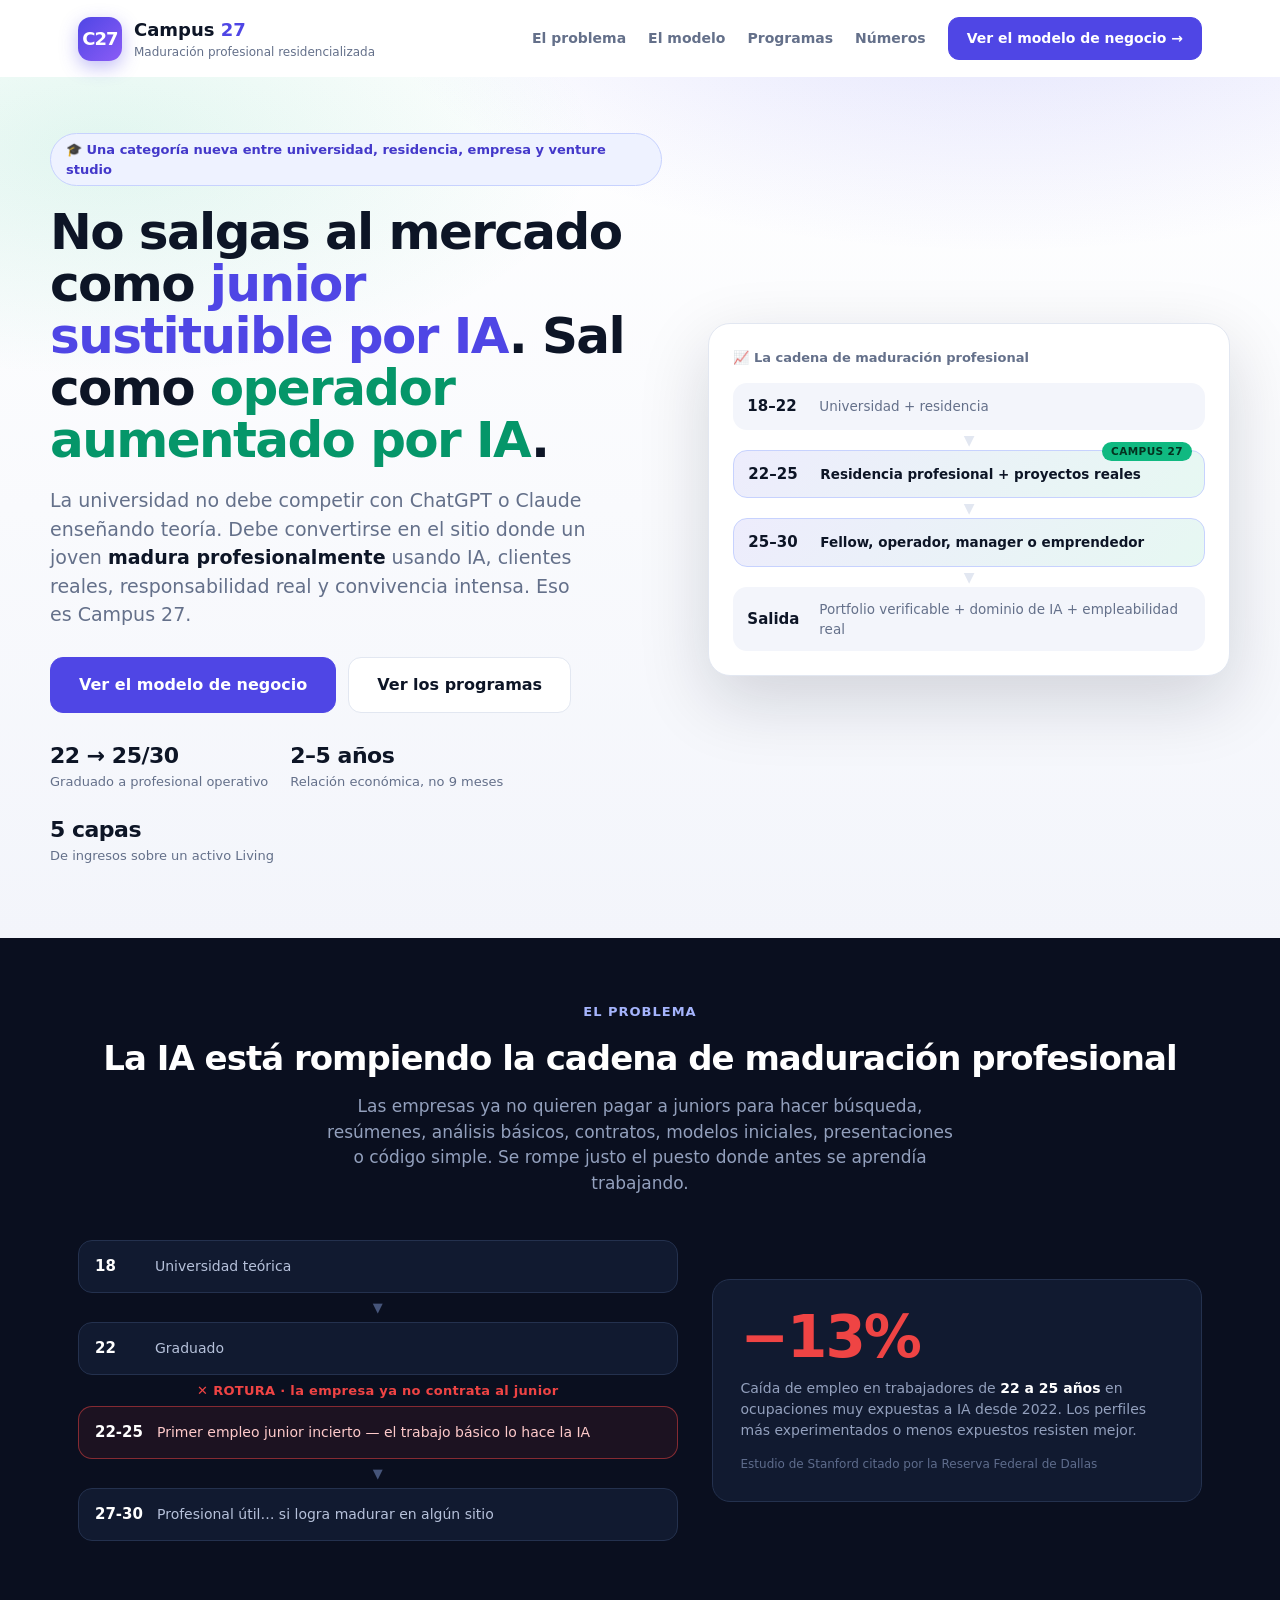
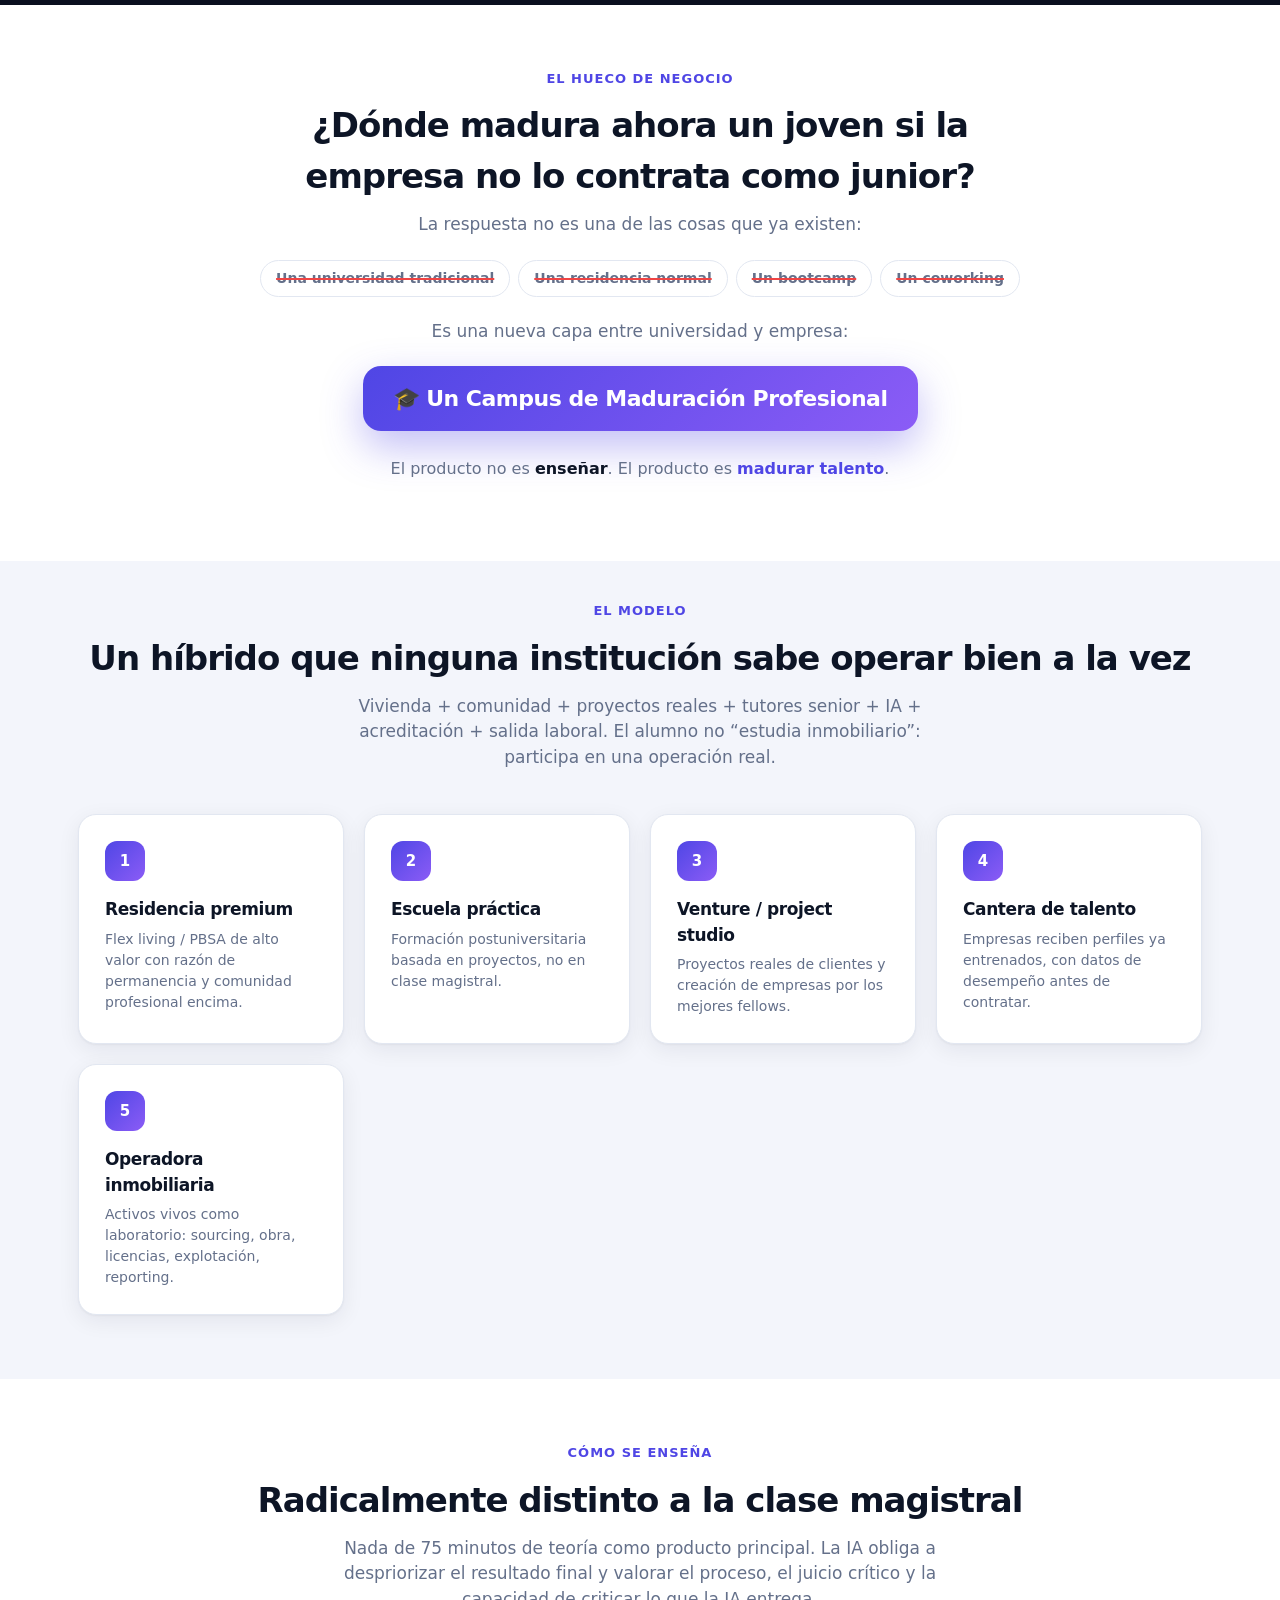
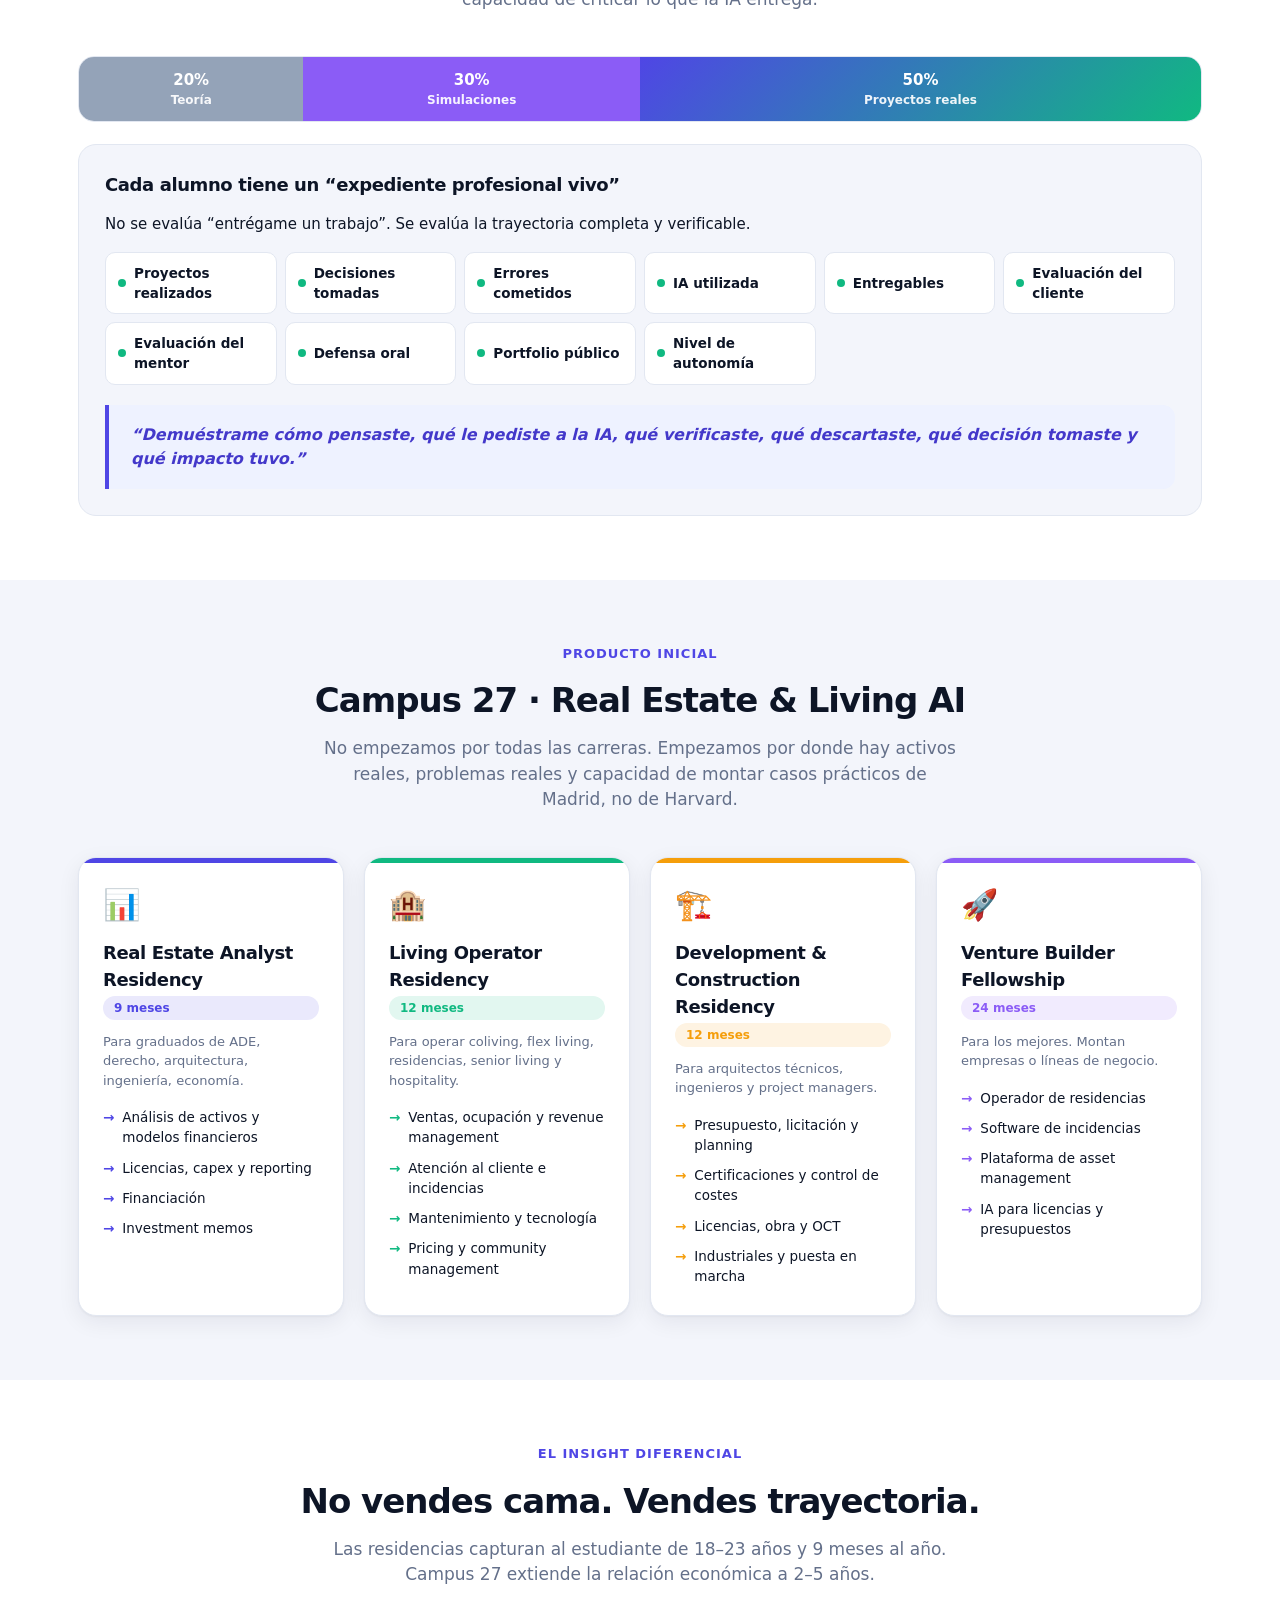
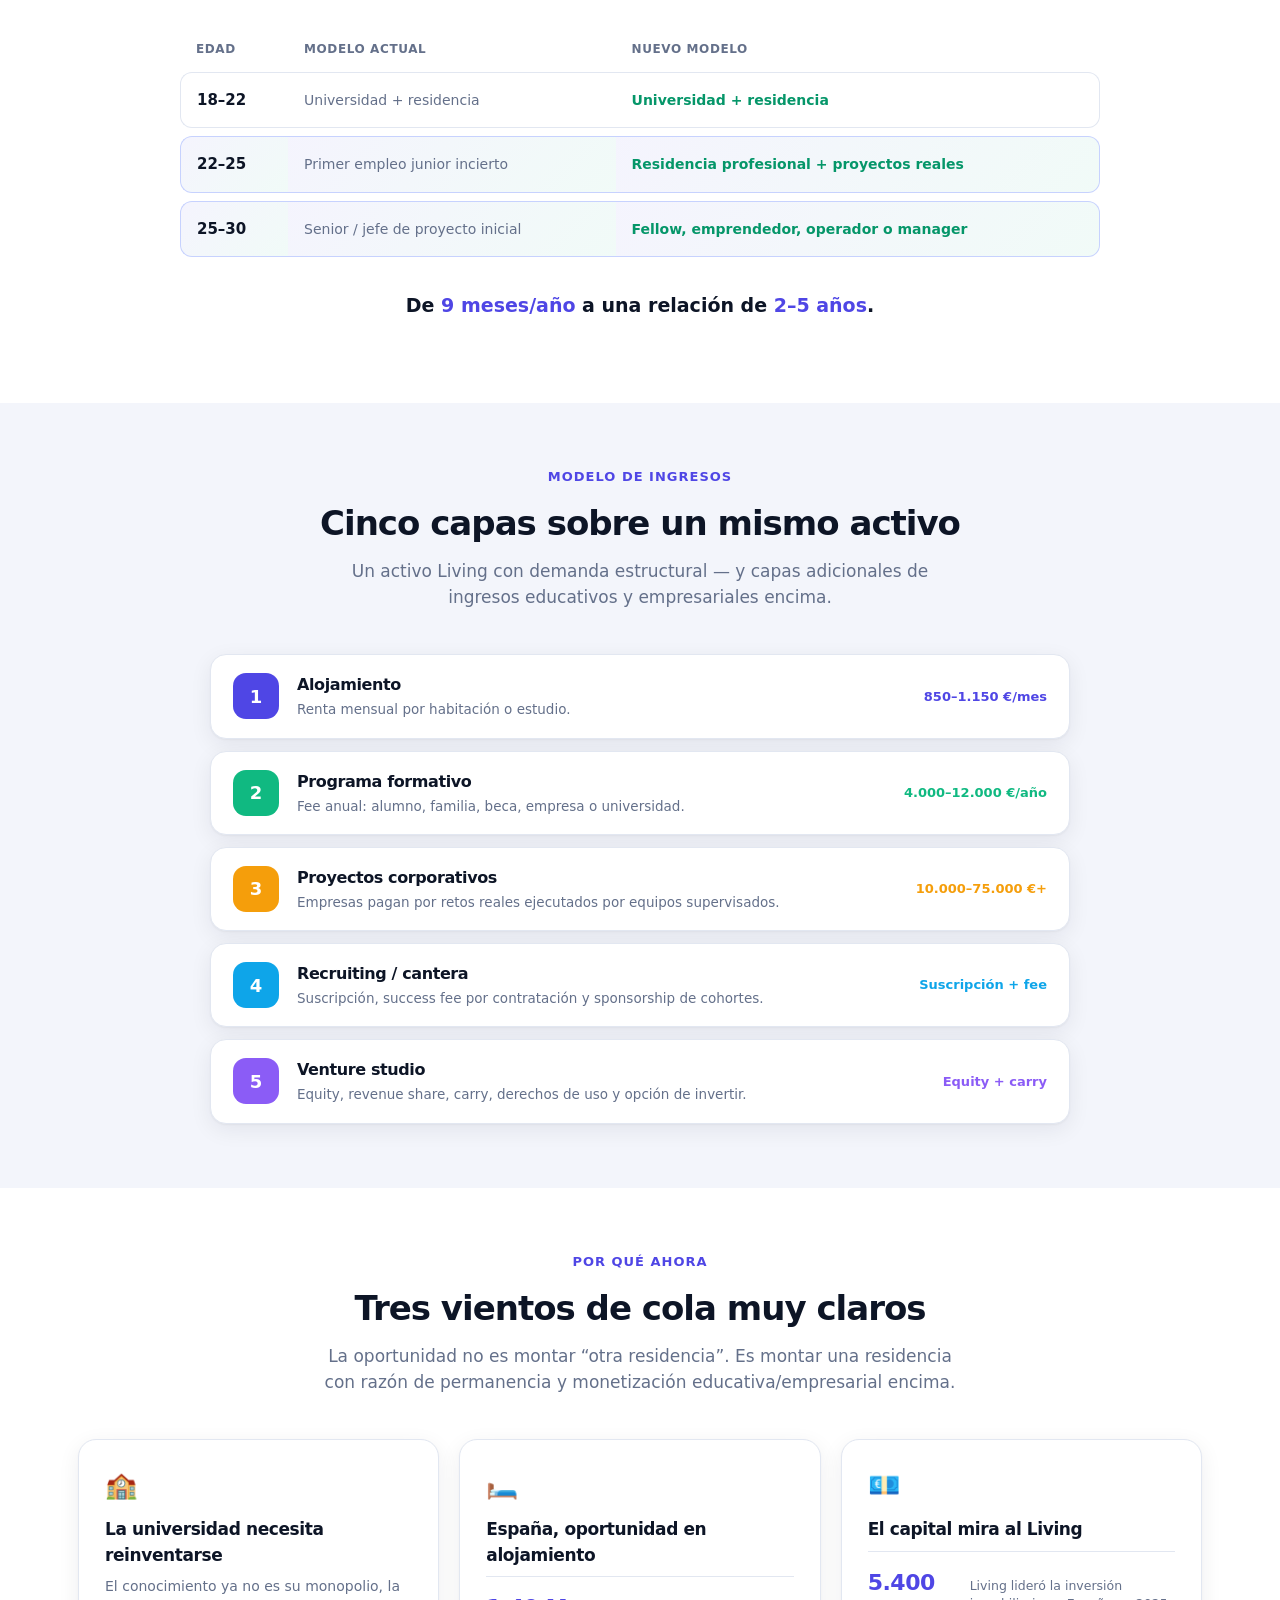
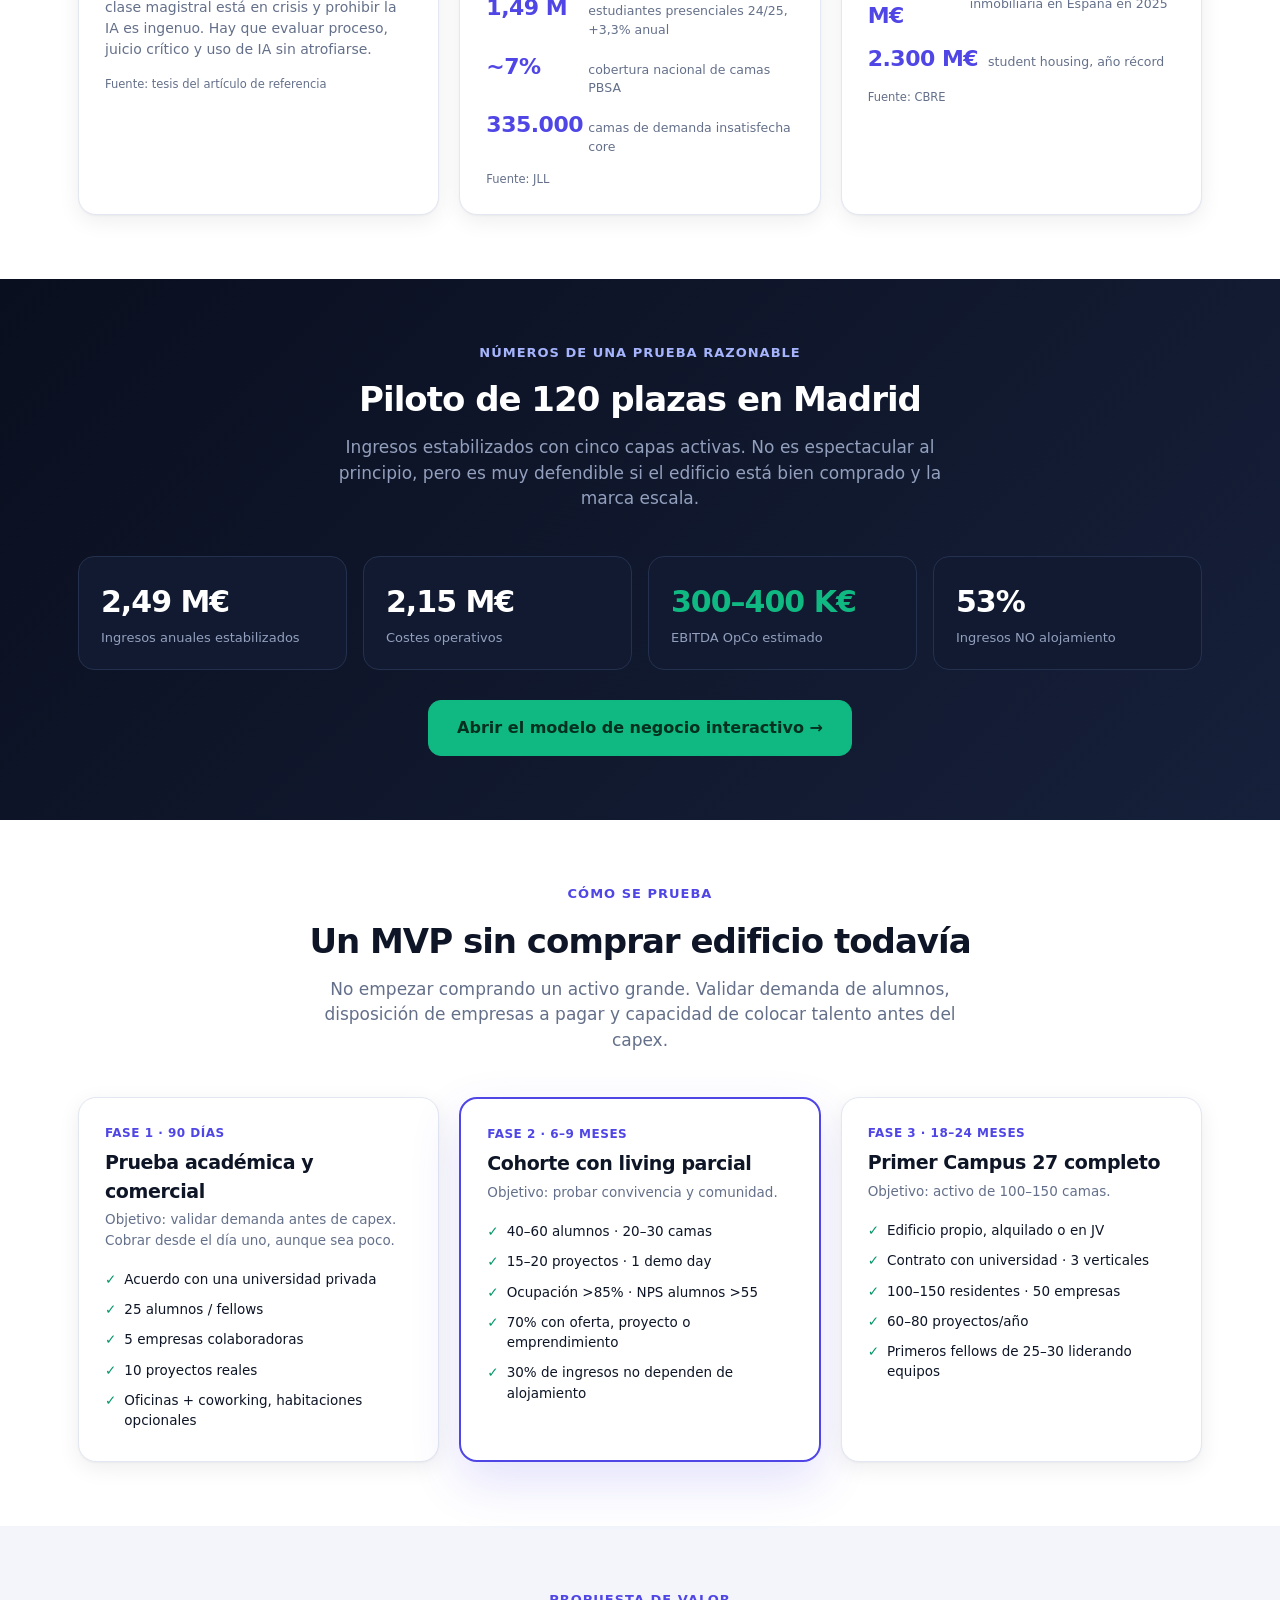
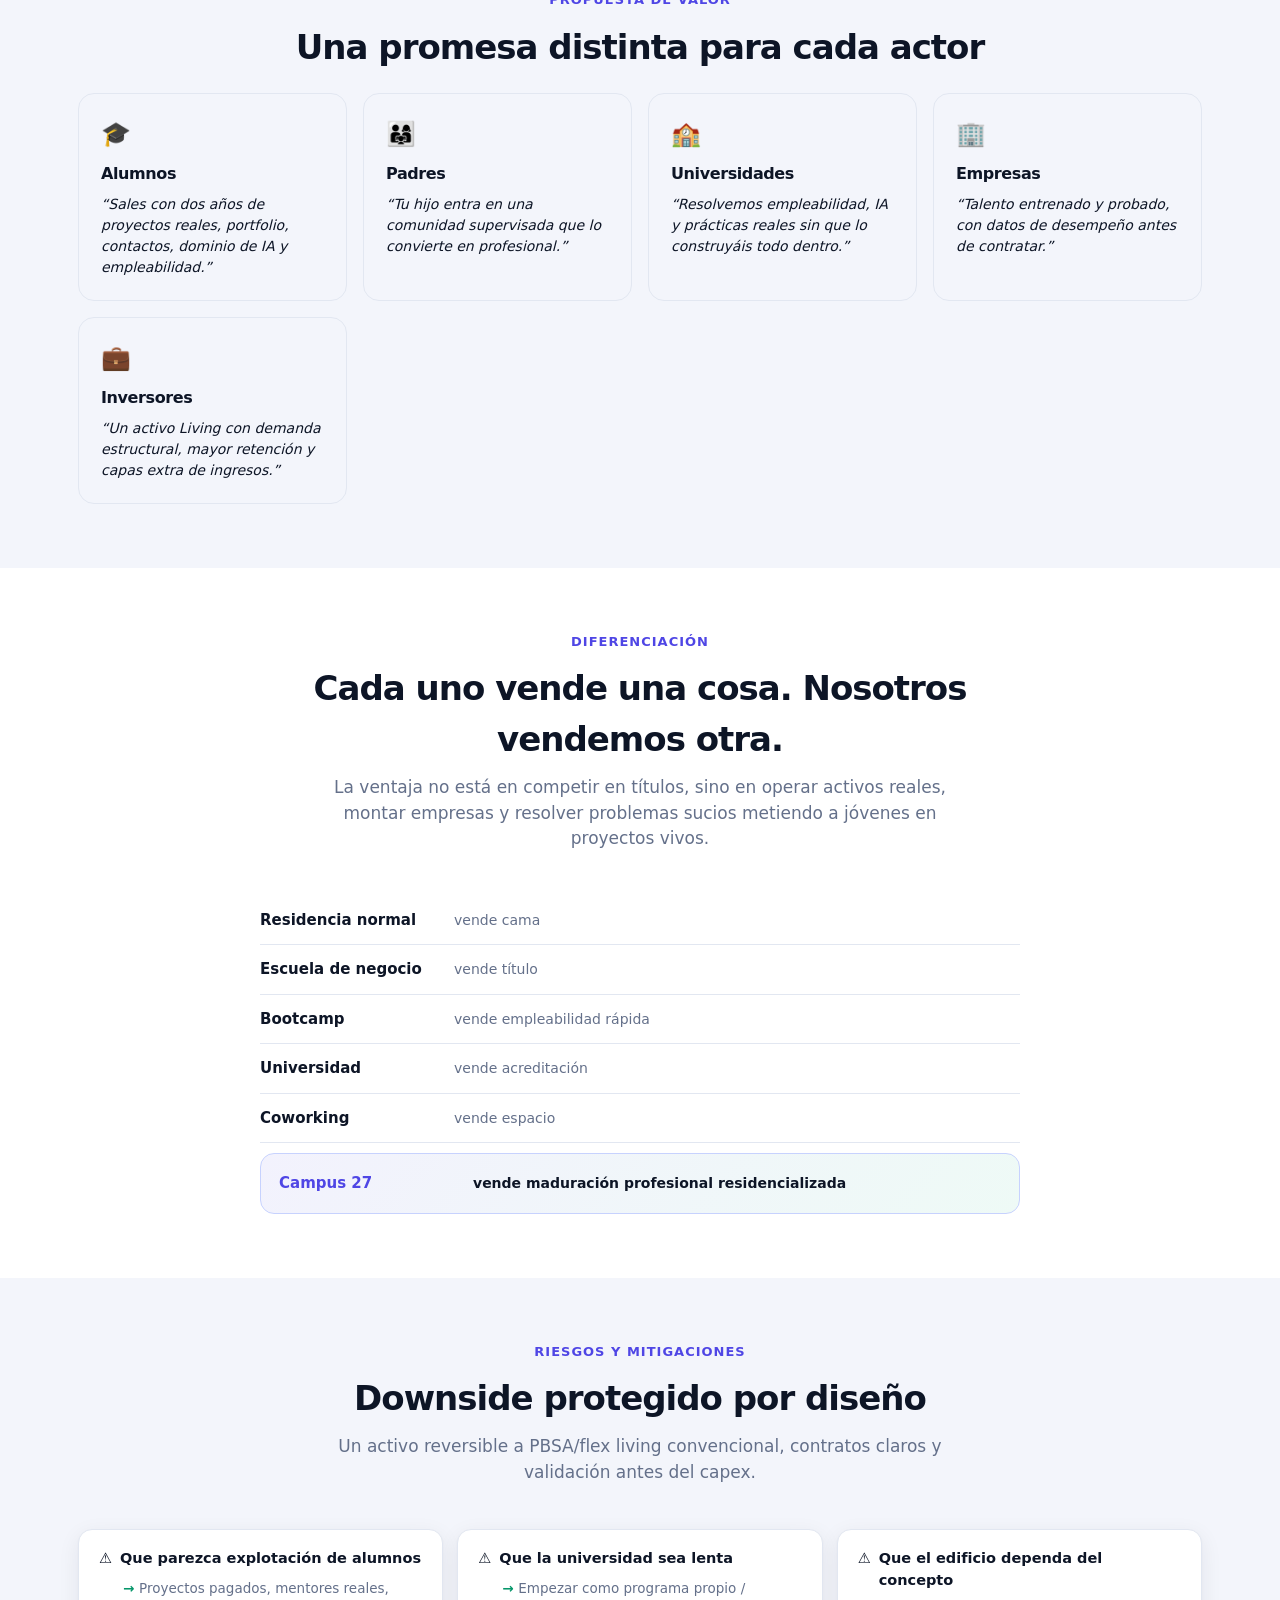
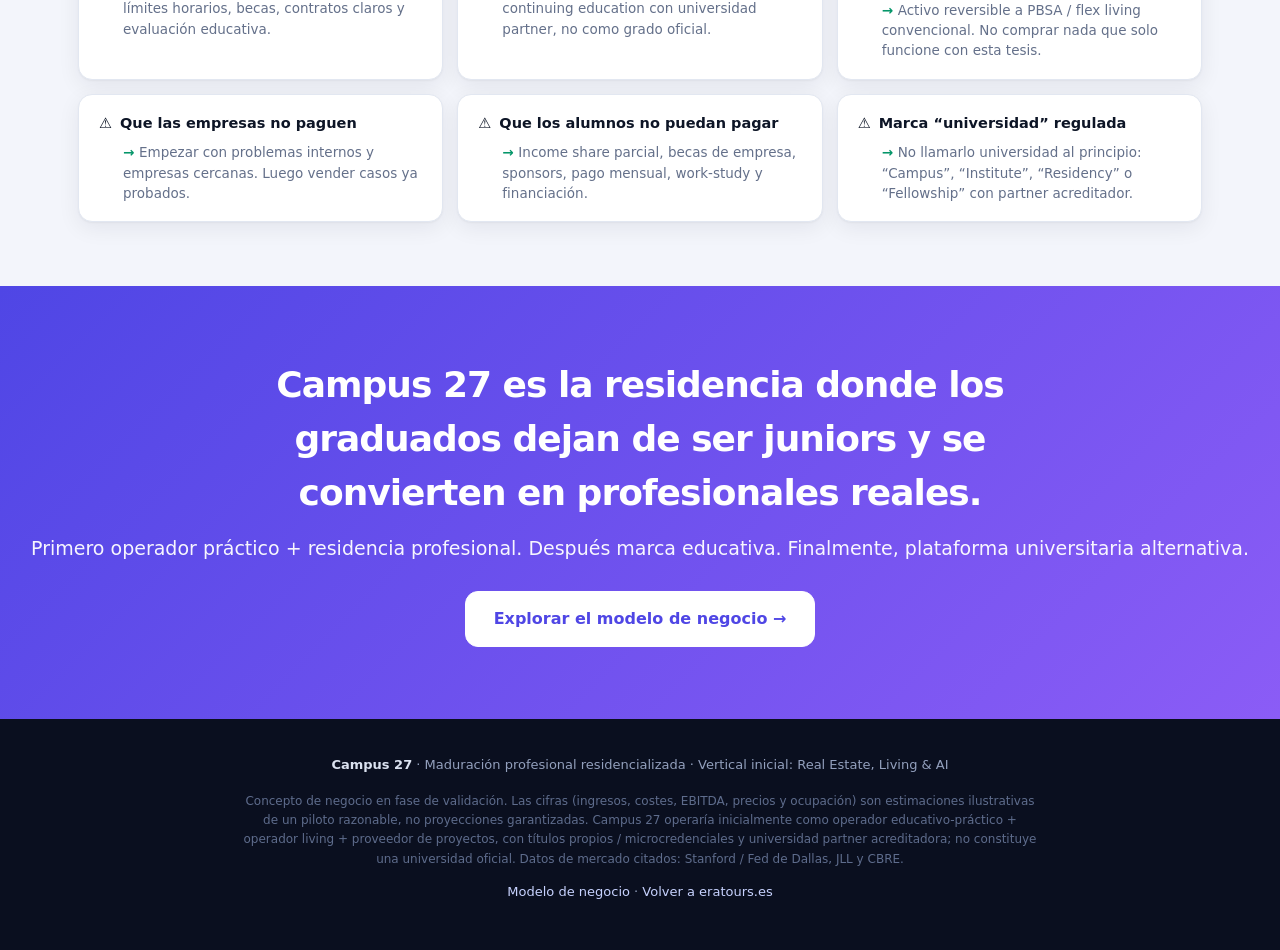
<file: campus27/index.html>
<!DOCTYPE html>
<html lang="es">
<head>
<meta charset="UTF-8">
<meta name="viewport" content="width=device-width, initial-scale=1.0">
<title>Campus 27 · La residencia donde los graduados dejan de ser juniors</title>
<meta name="description" content="Campus 27 es una nueva capa entre universidad y empresa: residencia profesional + proyectos reales + IA + mentores senior. Convertimos graduados de 22 años en operadores aumentados por IA. Vertical inicial: Real Estate, Living & AI.">
<link rel="stylesheet" href="css/campus27.css">
</head>
<body class="landing">

<!-- NAV -->
<div class="lp-nav">
  <div class="brand">
    <span class="logo">C27</span>
    <div>
      <div class="brand-title">Campus <span>27</span></div>
      <div class="brand-sub">Maduración profesional residencializada</div>
    </div>
  </div>
  <div class="lp-nav-links">
    <a href="#problema" class="nlink">El problema</a>
    <a href="#modelo" class="nlink">El modelo</a>
    <a href="#programas" class="nlink">Programas</a>
    <a href="#numeros" class="nlink">Números</a>
    <a href="panel.html" class="btn btn-primary">Ver el modelo de negocio →</a>
  </div>
</div>

<!-- HERO -->
<section class="lp-hero">
  <div class="lp-hero-inner">
    <div>
      <span class="lp-eyebrow">🎓 Una categoría nueva entre universidad, residencia, empresa y venture studio</span>
      <h1>No salgas al mercado como <span>junior sustituible por IA</span>. Sal como <em>operador aumentado por IA</em>.</h1>
      <p class="lp-lead">La universidad no debe competir con ChatGPT o Claude enseñando teoría. Debe convertirse en el sitio donde un joven <b>madura profesionalmente</b> usando IA, clientes reales, responsabilidad real y convivencia intensa. Eso es Campus 27.</p>
      <div class="lp-cta">
        <a href="panel.html" class="btn btn-primary btn-lg">Ver el modelo de negocio</a>
        <a href="#programas" class="btn btn-lg">Ver los programas</a>
      </div>
      <div class="lp-trust">
        <div><b>22 → 25/30</b>Graduado a profesional operativo</div>
        <div><b>2–5 años</b>Relación económica, no 9 meses</div>
        <div><b>5 capas</b>De ingresos sobre un activo Living</div>
      </div>
    </div>
    <div class="hero-card">
      <div class="hero-card-title">📈 La cadena de maduración profesional</div>
      <div class="age-track">
        <div class="age-step"><span class="yr">18–22</span><span class="lbl">Universidad + residencia</span></div>
        <div class="age-arrow">▼</div>
        <div class="age-step now"><span class="badge-new">Campus 27</span><span class="yr">22–25</span><span class="lbl">Residencia profesional + proyectos reales</span></div>
        <div class="age-arrow">▼</div>
        <div class="age-step now"><span class="yr">25–30</span><span class="lbl">Fellow, operador, manager o emprendedor</span></div>
        <div class="age-arrow">▼</div>
        <div class="age-step"><span class="yr">Salida</span><span class="lbl">Portfolio verificable + dominio de IA + empleabilidad real</span></div>
      </div>
    </div>
  </div>
</section>

<!-- PROBLEMA -->
<section class="lp-dark" id="problema">
  <div class="lp-section">
    <div class="sec-eyebrow" style="color:#a5b4fc">El problema</div>
    <h2>La IA está rompiendo la cadena de maduración profesional</h2>
    <p class="sub">Las empresas ya no quieren pagar a juniors para hacer búsqueda, resúmenes, análisis básicos, contratos, modelos iniciales, presentaciones o código simple. Se rompe justo el puesto donde antes se aprendía trabajando.</p>
    <div class="problem-grid">
      <div class="chain">
        <div class="chain-node"><span class="cn-yr">18</span><span class="cn-tx">Universidad teórica</span></div>
        <div class="chain-link">▼</div>
        <div class="chain-node"><span class="cn-yr">22</span><span class="cn-tx">Graduado</span></div>
        <div class="chain-cut">✕ ROTURA · la empresa ya no contrata al junior</div>
        <div class="chain-node broken"><span class="cn-yr">22-25</span><span class="cn-tx">Primer empleo junior incierto — el trabajo básico lo hace la IA</span></div>
        <div class="chain-link">▼</div>
        <div class="chain-node"><span class="cn-yr">27-30</span><span class="cn-tx">Profesional útil… si logra madurar en algún sitio</span></div>
      </div>
      <div class="stat-callout">
        <div class="stat-big">−13%<span></span></div>
        <p>Caída de empleo en trabajadores de <b style="color:#fff">22 a 25 años</b> en ocupaciones muy expuestas a IA desde 2022. Los perfiles más experimentados o menos expuestos resisten mejor.</p>
        <cite>Estudio de Stanford citado por la Reserva Federal de Dallas</cite>
      </div>
    </div>
  </div>
</section>

<!-- EL HUECO / RESPUESTA -->
<section class="lp-section">
  <div class="gap-answer">
    <div class="sec-eyebrow">El hueco de negocio</div>
    <h2 style="text-align:center">¿Dónde madura ahora un joven si la empresa no lo contrata como junior?</h2>
    <p class="sub" style="margin-bottom:0">La respuesta no es una de las cosas que ya existen:</p>
    <div class="gap-nots">
      <span class="gap-not">Una universidad tradicional</span>
      <span class="gap-not">Una residencia normal</span>
      <span class="gap-not">Un bootcamp</span>
      <span class="gap-not">Un coworking</span>
    </div>
    <p class="sub" style="margin-bottom:22px">Es una nueva capa entre universidad y empresa:</p>
    <div class="gap-is">🎓 Un Campus de Maduración Profesional</div>
    <p class="muted" style="margin-top:26px; color:var(--text-soft); font-size:16px">El producto no es <b style="color:var(--text)">enseñar</b>. El producto es <b style="color:var(--primary)">madurar talento</b>.</p>
  </div>
</section>

<!-- MODELO: QUÉ ES -->
<section class="lp-section tight" id="modelo" style="background:var(--surface-2); max-width:none; padding-inline:0">
  <div style="max-width:1180px; margin:0 auto; padding:0 28px">
    <div class="sec-eyebrow">El modelo</div>
    <h2>Un híbrido que ninguna institución sabe operar bien a la vez</h2>
    <p class="sub">Vivienda + comunidad + proyectos reales + tutores senior + IA + acreditación + salida laboral. El alumno no “estudia inmobiliario”: participa en una operación real.</p>
    <div class="lp-steps">
      <div class="lp-step"><div class="num">1</div><h3>Residencia premium</h3><p>Flex living / PBSA de alto valor con razón de permanencia y comunidad profesional encima.</p></div>
      <div class="lp-step"><div class="num">2</div><h3>Escuela práctica</h3><p>Formación postuniversitaria basada en proyectos, no en clase magistral.</p></div>
      <div class="lp-step"><div class="num">3</div><h3>Venture / project studio</h3><p>Proyectos reales de clientes y creación de empresas por los mejores fellows.</p></div>
      <div class="lp-step"><div class="num">4</div><h3>Cantera de talento</h3><p>Empresas reciben perfiles ya entrenados, con datos de desempeño antes de contratar.</p></div>
      <div class="lp-step"><div class="num">5</div><h3>Operadora inmobiliaria</h3><p>Activos vivos como laboratorio: sourcing, obra, licencias, explotación, reporting.</p></div>
    </div>
  </div>
</section>

<!-- METODOLOGÍA -->
<section class="lp-section">
  <div class="sec-eyebrow">Cómo se enseña</div>
  <h2>Radicalmente distinto a la clase magistral</h2>
  <p class="sub">Nada de 75 minutos de teoría como producto principal. La IA obliga a despriorizar el resultado final y valorar el proceso, el juicio crítico y la capacidad de criticar lo que la IA entrega.</p>
  <div class="method-bar">
    <div class="method-seg s1" style="width:20%">20%<span>Teoría</span></div>
    <div class="method-seg s2" style="width:30%">30%<span>Simulaciones</span></div>
    <div class="method-seg s3" style="width:50%">50%<span>Proyectos reales</span></div>
  </div>
  <div class="expediente">
    <h3>Cada alumno tiene un “expediente profesional vivo”</h3>
    <p class="muted">No se evalúa “entrégame un trabajo”. Se evalúa la trayectoria completa y verificable.</p>
    <div class="exp-grid">
      <div class="exp-item"><span class="dot"></span>Proyectos realizados</div>
      <div class="exp-item"><span class="dot"></span>Decisiones tomadas</div>
      <div class="exp-item"><span class="dot"></span>Errores cometidos</div>
      <div class="exp-item"><span class="dot"></span>IA utilizada</div>
      <div class="exp-item"><span class="dot"></span>Entregables</div>
      <div class="exp-item"><span class="dot"></span>Evaluación del cliente</div>
      <div class="exp-item"><span class="dot"></span>Evaluación del mentor</div>
      <div class="exp-item"><span class="dot"></span>Defensa oral</div>
      <div class="exp-item"><span class="dot"></span>Portfolio público</div>
      <div class="exp-item"><span class="dot"></span>Nivel de autonomía</div>
    </div>
    <div class="quote-eval">“Demuéstrame cómo pensaste, qué le pediste a la IA, qué verificaste, qué descartaste, qué decisión tomaste y qué impacto tuvo.”</div>
  </div>
</section>

<!-- PROGRAMAS -->
<section class="lp-section" id="programas" style="background:var(--surface-2); max-width:none; padding-inline:0">
  <div style="max-width:1180px; margin:0 auto; padding:0 28px">
    <div class="sec-eyebrow">Producto inicial</div>
    <h2>Campus 27 · Real Estate &amp; Living AI</h2>
    <p class="sub">No empezamos por todas las carreras. Empezamos por donde hay activos reales, problemas reales y capacidad de montar casos prácticos de Madrid, no de Harvard.</p>
    <div class="prog-grid">
      <div class="prog-card" style="--pc:#4f46e5">
        <div class="prog-emoji">📊</div>
        <h3>Real Estate Analyst Residency</h3>
        <span class="prog-dur">9 meses</span>
        <p class="prog-for">Para graduados de ADE, derecho, arquitectura, ingeniería, economía.</p>
        <ul><li>Análisis de activos y modelos financieros</li><li>Licencias, capex y reporting</li><li>Financiación</li><li>Investment memos</li></ul>
      </div>
      <div class="prog-card" style="--pc:#10b981">
        <div class="prog-emoji">🏨</div>
        <h3>Living Operator Residency</h3>
        <span class="prog-dur">12 meses</span>
        <p class="prog-for">Para operar coliving, flex living, residencias, senior living y hospitality.</p>
        <ul><li>Ventas, ocupación y revenue management</li><li>Atención al cliente e incidencias</li><li>Mantenimiento y tecnología</li><li>Pricing y community management</li></ul>
      </div>
      <div class="prog-card" style="--pc:#f59e0b">
        <div class="prog-emoji">🏗️</div>
        <h3>Development &amp; Construction Residency</h3>
        <span class="prog-dur">12 meses</span>
        <p class="prog-for">Para arquitectos técnicos, ingenieros y project managers.</p>
        <ul><li>Presupuesto, licitación y planning</li><li>Certificaciones y control de costes</li><li>Licencias, obra y OCT</li><li>Industriales y puesta en marcha</li></ul>
      </div>
      <div class="prog-card" style="--pc:#8b5cf6">
        <div class="prog-emoji">🚀</div>
        <h3>Venture Builder Fellowship</h3>
        <span class="prog-dur">24 meses</span>
        <p class="prog-for">Para los mejores. Montan empresas o líneas de negocio.</p>
        <ul><li>Operador de residencias</li><li>Software de incidencias</li><li>Plataforma de asset management</li><li>IA para licencias y presupuestos</li></ul>
      </div>
    </div>
  </div>
</section>

<!-- TRAYECTORIA / EXTENDER ESTANCIA -->
<section class="lp-section">
  <div class="stay-wrap">
    <div class="sec-eyebrow">El insight diferencial</div>
    <h2 style="text-align:center">No vendes cama. Vendes trayectoria.</h2>
    <p class="sub">Las residencias capturan al estudiante de 18–23 años y 9 meses al año. Campus 27 extiende la relación económica a 2–5 años.</p>
    <table class="stay-table">
      <thead><tr><th>Edad</th><th>Modelo actual</th><th>Nuevo modelo</th></tr></thead>
      <tbody>
        <tr><td>18–22</td><td class="stay-old">Universidad + residencia</td><td class="stay-new">Universidad + residencia</td></tr>
        <tr class="hl"><td>22–25</td><td class="stay-old">Primer empleo junior incierto</td><td class="stay-new">Residencia profesional + proyectos reales</td></tr>
        <tr class="hl"><td>25–30</td><td class="stay-old">Senior / jefe de proyecto inicial</td><td class="stay-new">Fellow, emprendedor, operador o manager</td></tr>
      </tbody>
    </table>
    <p class="stay-note">De <span>9 meses/año</span> a una relación de <span>2–5 años</span>.</p>
  </div>
</section>

<!-- CAPAS DE INGRESOS -->
<section class="lp-section" style="background:var(--surface-2); max-width:none; padding-inline:0">
  <div style="max-width:1180px; margin:0 auto; padding:0 28px">
    <div class="sec-eyebrow">Modelo de ingresos</div>
    <h2>Cinco capas sobre un mismo activo</h2>
    <p class="sub">Un activo Living con demanda estructural — y capas adicionales de ingresos educativos y empresariales encima.</p>
    <div class="layers">
      <div class="layer" style="--lc:#4f46e5"><div class="layer-n">1</div><div class="layer-body"><h3>Alojamiento</h3><p>Renta mensual por habitación o estudio.</p></div><div class="layer-tag">850–1.150 €/mes</div></div>
      <div class="layer" style="--lc:#10b981"><div class="layer-n">2</div><div class="layer-body"><h3>Programa formativo</h3><p>Fee anual: alumno, familia, beca, empresa o universidad.</p></div><div class="layer-tag">4.000–12.000 €/año</div></div>
      <div class="layer" style="--lc:#f59e0b"><div class="layer-n">3</div><div class="layer-body"><h3>Proyectos corporativos</h3><p>Empresas pagan por retos reales ejecutados por equipos supervisados.</p></div><div class="layer-tag">10.000–75.000 €+</div></div>
      <div class="layer" style="--lc:#0ea5e9"><div class="layer-n">4</div><div class="layer-body"><h3>Recruiting / cantera</h3><p>Suscripción, success fee por contratación y sponsorship de cohortes.</p></div><div class="layer-tag">Suscripción + fee</div></div>
      <div class="layer" style="--lc:#8b5cf6"><div class="layer-n">5</div><div class="layer-body"><h3>Venture studio</h3><p>Equity, revenue share, carry, derechos de uso y opción de invertir.</p></div><div class="layer-tag">Equity + carry</div></div>
    </div>
  </div>
</section>

<!-- POR QUÉ AHORA -->
<section class="lp-section">
  <div class="sec-eyebrow">Por qué ahora</div>
  <h2>Tres vientos de cola muy claros</h2>
  <p class="sub">La oportunidad no es montar “otra residencia”. Es montar una residencia con razón de permanencia y monetización educativa/empresarial encima.</p>
  <div class="wind-grid">
    <div class="wind-card">
      <div class="wi">🏫</div>
      <h3>La universidad necesita reinventarse</h3>
      <p>El conocimiento ya no es su monopolio, la clase magistral está en crisis y prohibir la IA es ingenuo. Hay que evaluar proceso, juicio crítico y uso de IA sin atrofiarse.</p>
      <div class="wind-src">Fuente: tesis del artículo de referencia</div>
    </div>
    <div class="wind-card">
      <div class="wi">🛏️</div>
      <h3>España, oportunidad en alojamiento</h3>
      <div class="wind-stats">
        <div class="wind-stat"><b>1,49 M</b><span>estudiantes presenciales 24/25, +3,3% anual</span></div>
        <div class="wind-stat"><b>~7%</b><span>cobertura nacional de camas PBSA</span></div>
        <div class="wind-stat"><b>335.000</b><span>camas de demanda insatisfecha core</span></div>
      </div>
      <div class="wind-src">Fuente: JLL</div>
    </div>
    <div class="wind-card">
      <div class="wi">💶</div>
      <h3>El capital mira al Living</h3>
      <div class="wind-stats">
        <div class="wind-stat"><b>5.400 M€</b><span>Living lideró la inversión inmobiliaria en España en 2025</span></div>
        <div class="wind-stat"><b>2.300 M€</b><span>student housing, año récord</span></div>
      </div>
      <div class="wind-src">Fuente: CBRE</div>
    </div>
  </div>
</section>

<!-- NÚMEROS PILOTO -->
<section class="pilot-band" id="numeros">
  <div class="lp-section">
    <div class="sec-eyebrow" style="color:#a5b4fc">Números de una prueba razonable</div>
    <h2>Piloto de 120 plazas en Madrid</h2>
    <p class="sub">Ingresos estabilizados con cinco capas activas. No es espectacular al principio, pero es muy defendible si el edificio está bien comprado y la marca escala.</p>
    <div class="pilot-kpis">
      <div class="pkpi"><div class="pk-val">2,49 M€</div><div class="pk-lbl">Ingresos anuales estabilizados</div></div>
      <div class="pkpi"><div class="pk-val">2,15 M€</div><div class="pk-lbl">Costes operativos</div></div>
      <div class="pkpi"><div class="pk-val accent">300–400 K€</div><div class="pk-lbl">EBITDA OpCo estimado</div></div>
      <div class="pkpi"><div class="pk-val">53%</div><div class="pk-lbl">Ingresos NO alojamiento</div></div>
    </div>
    <div style="text-align:center">
      <a href="panel.html" class="btn btn-accent btn-lg">Abrir el modelo de negocio interactivo →</a>
    </div>
  </div>
</section>

<!-- FASES -->
<section class="lp-section">
  <div class="sec-eyebrow">Cómo se prueba</div>
  <h2>Un MVP sin comprar edificio todavía</h2>
  <p class="sub">No empezar comprando un activo grande. Validar demanda de alumnos, disposición de empresas a pagar y capacidad de colocar talento antes del capex.</p>
  <div class="phases">
    <div class="phase-card">
      <div class="ph-tag">Fase 1 · 90 días</div>
      <h3>Prueba académica y comercial</h3>
      <p class="ph-goal">Objetivo: validar demanda antes de capex. Cobrar desde el día uno, aunque sea poco.</p>
      <ul>
        <li>Acuerdo con una universidad privada</li>
        <li>25 alumnos / fellows</li>
        <li>5 empresas colaboradoras</li>
        <li>10 proyectos reales</li>
        <li>Oficinas + coworking, habitaciones opcionales</li>
      </ul>
    </div>
    <div class="phase-card mid">
      <div class="ph-tag">Fase 2 · 6–9 meses</div>
      <h3>Cohorte con living parcial</h3>
      <p class="ph-goal">Objetivo: probar convivencia y comunidad.</p>
      <ul>
        <li>40–60 alumnos · 20–30 camas</li>
        <li>15–20 proyectos · 1 demo day</li>
        <li>Ocupación &gt;85% · NPS alumnos &gt;55</li>
        <li>70% con oferta, proyecto o emprendimiento</li>
        <li>30% de ingresos no dependen de alojamiento</li>
      </ul>
    </div>
    <div class="phase-card">
      <div class="ph-tag">Fase 3 · 18–24 meses</div>
      <h3>Primer Campus 27 completo</h3>
      <p class="ph-goal">Objetivo: activo de 100–150 camas.</p>
      <ul>
        <li>Edificio propio, alquilado o en JV</li>
        <li>Contrato con universidad · 3 verticales</li>
        <li>100–150 residentes · 50 empresas</li>
        <li>60–80 proyectos/año</li>
        <li>Primeros fellows de 25–30 liderando equipos</li>
      </ul>
    </div>
  </div>
</section>

<!-- AUDIENCIAS -->
<section class="lp-section" style="background:var(--surface-2); max-width:none; padding-inline:0">
  <div style="max-width:1180px; margin:0 auto; padding:0 28px">
    <div class="sec-eyebrow">Propuesta de valor</div>
    <h2>Una promesa distinta para cada actor</h2>
    <div class="aud-grid" style="margin-top:20px">
      <div class="aud-card"><div class="au-ic">🎓</div><h3>Alumnos</h3><p>“Sales con dos años de proyectos reales, portfolio, contactos, dominio de IA y empleabilidad.”</p></div>
      <div class="aud-card"><div class="au-ic">👨‍👩‍👧</div><h3>Padres</h3><p>“Tu hijo entra en una comunidad supervisada que lo convierte en profesional.”</p></div>
      <div class="aud-card"><div class="au-ic">🏫</div><h3>Universidades</h3><p>“Resolvemos empleabilidad, IA y prácticas reales sin que lo construyáis todo dentro.”</p></div>
      <div class="aud-card"><div class="au-ic">🏢</div><h3>Empresas</h3><p>“Talento entrenado y probado, con datos de desempeño antes de contratar.”</p></div>
      <div class="aud-card"><div class="au-ic">💼</div><h3>Inversores</h3><p>“Un activo Living con demanda estructural, mayor retención y capas extra de ingresos.”</p></div>
    </div>
  </div>
</section>

<!-- DIFERENCIACIÓN -->
<section class="lp-section">
  <div class="diff-wrap">
    <div class="sec-eyebrow">Diferenciación</div>
    <h2 style="text-align:center">Cada uno vende una cosa. Nosotros vendemos otra.</h2>
    <p class="sub">La ventaja no está en competir en títulos, sino en operar activos reales, montar empresas y resolver problemas sucios metiendo a jóvenes en proyectos vivos.</p>
    <div class="diff-row"><span class="dr-who">Residencia normal</span><span class="dr-sell">vende cama</span></div>
    <div class="diff-row"><span class="dr-who">Escuela de negocio</span><span class="dr-sell">vende título</span></div>
    <div class="diff-row"><span class="dr-who">Bootcamp</span><span class="dr-sell">vende empleabilidad rápida</span></div>
    <div class="diff-row"><span class="dr-who">Universidad</span><span class="dr-sell">vende acreditación</span></div>
    <div class="diff-row"><span class="dr-who">Coworking</span><span class="dr-sell">vende espacio</span></div>
    <div class="diff-row us"><span class="dr-who">Campus 27</span><span class="dr-sell">vende maduración profesional residencializada</span></div>
  </div>
</section>

<!-- RIESGOS -->
<section class="lp-section" style="background:var(--surface-2); max-width:none; padding-inline:0">
  <div style="max-width:1180px; margin:0 auto; padding:0 28px">
    <div class="sec-eyebrow">Riesgos y mitigaciones</div>
    <h2>Downside protegido por diseño</h2>
    <p class="sub">Un activo reversible a PBSA/flex living convencional, contratos claros y validación antes del capex.</p>
    <div class="risk-grid">
      <div class="risk-card"><div class="rk-r">Que parezca explotación de alumnos</div><p class="rk-m">Proyectos pagados, mentores reales, límites horarios, becas, contratos claros y evaluación educativa.</p></div>
      <div class="risk-card"><div class="rk-r">Que la universidad sea lenta</div><p class="rk-m">Empezar como programa propio / continuing education con universidad partner, no como grado oficial.</p></div>
      <div class="risk-card"><div class="rk-r">Que el edificio dependa del concepto</div><p class="rk-m">Activo reversible a PBSA / flex living convencional. No comprar nada que solo funcione con esta tesis.</p></div>
      <div class="risk-card"><div class="rk-r">Que las empresas no paguen</div><p class="rk-m">Empezar con problemas internos y empresas cercanas. Luego vender casos ya probados.</p></div>
      <div class="risk-card"><div class="rk-r">Que los alumnos no puedan pagar</div><p class="rk-m">Income share parcial, becas de empresa, sponsors, pago mensual, work-study y financiación.</p></div>
      <div class="risk-card"><div class="rk-r">Marca “universidad” regulada</div><p class="rk-m">No llamarlo universidad al principio: “Campus”, “Institute”, “Residency” o “Fellowship” con partner acreditador.</p></div>
    </div>
  </div>
</section>

<!-- CTA FINAL -->
<section class="lp-final">
  <h2>Campus 27 es la residencia donde los graduados dejan de ser juniors y se convierten en profesionales reales.</h2>
  <p>Primero operador práctico + residencia profesional. Después marca educativa. Finalmente, plataforma universitaria alternativa.</p>
  <a href="panel.html" class="btn btn-white btn-lg">Explorar el modelo de negocio →</a>
</section>

<footer class="lp-footer">
  <div><b>Campus 27</b> · Maduración profesional residencializada · Vertical inicial: Real Estate, Living &amp; AI</div>
  <p class="disclaimer">Concepto de negocio en fase de validación. Las cifras (ingresos, costes, EBITDA, precios y ocupación) son estimaciones ilustrativas de un piloto razonable, no proyecciones garantizadas. Campus 27 operaría inicialmente como operador educativo-práctico + operador living + proveedor de proyectos, con títulos propios / microcredenciales y universidad partner acreditadora; no constituye una universidad oficial. Datos de mercado citados: Stanford / Fed de Dallas, JLL y CBRE.</p>
  <p><a href="panel.html">Modelo de negocio</a> · <a href="../index.html">Volver a eratours.es</a></p>
</footer>

</body>
</html>
</file>
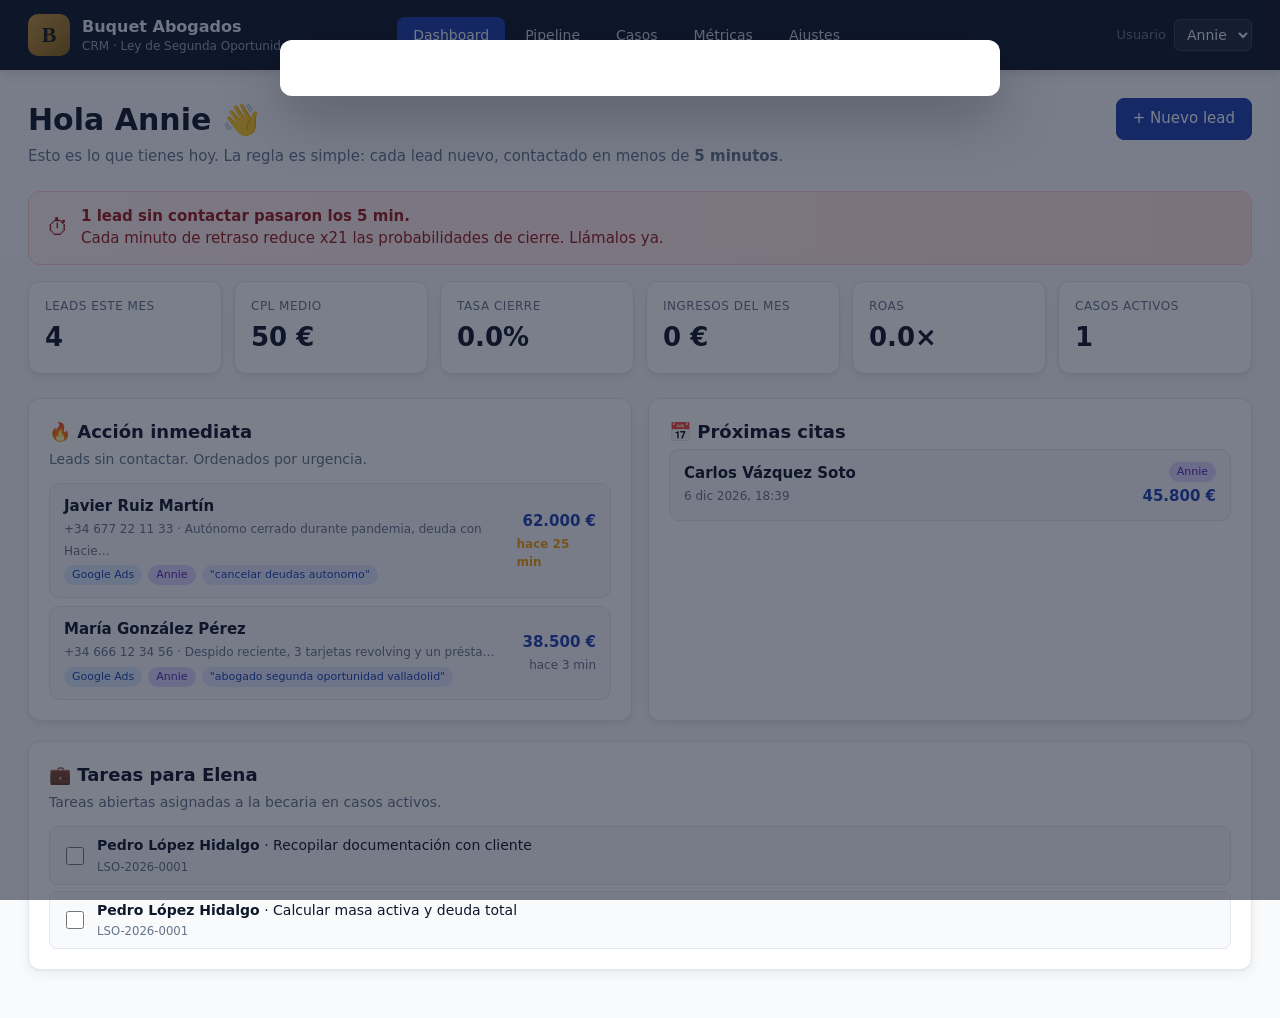
<file: crm-annie/index.html>
<!DOCTYPE html>
<html lang="es">
<head>
<meta charset="UTF-8">
<meta name="viewport" content="width=device-width, initial-scale=1.0">
<title>Buquet Abogados · CRM Ley Segunda Oportunidad</title>
<link rel="stylesheet" href="css/crm.css">
</head>
<body>

<header class="topbar">
  <div class="brand">
    <div class="logo">B</div>
    <div>
      <div class="brand-title">Buquet Abogados</div>
      <div class="brand-sub">CRM · Ley de Segunda Oportunidad · Valladolid</div>
    </div>
  </div>
  <nav class="nav">
    <button data-view="dashboard" class="nav-btn active">Dashboard</button>
    <button data-view="pipeline"  class="nav-btn">Pipeline</button>
    <button data-view="casos"     class="nav-btn">Casos</button>
    <button data-view="metricas"  class="nav-btn">Métricas</button>
    <button data-view="ajustes"   class="nav-btn">Ajustes</button>
  </nav>
  <div class="user-switch">
    <label>Usuario</label>
    <select id="userSwitch">
      <option value="annie">Annie</option>
      <option value="elena">Elena</option>
    </select>
  </div>
</header>

<main id="app"></main>

<!-- ============== TEMPLATES ============== -->

<template id="tpl-dashboard">
  <section class="view view-dashboard">
    <div class="hero-row">
      <div class="hero-left">
        <h1>Hola <span data-bind="userName">Annie</span> 👋</h1>
        <p class="hero-sub">Esto es lo que tienes hoy. La regla es simple: cada lead nuevo, contactado en menos de <b>5 minutos</b>.</p>
      </div>
      <button class="btn btn-primary" id="btnNuevoLead">+ Nuevo lead</button>
    </div>

    <div class="alert-sla" id="slaAlert" hidden></div>

    <div class="kpi-grid">
      <div class="kpi"><span class="kpi-label">Leads este mes</span><span class="kpi-value" id="kpiLeads">0</span></div>
      <div class="kpi"><span class="kpi-label">CPL medio</span><span class="kpi-value" id="kpiCPL">—</span></div>
      <div class="kpi"><span class="kpi-label">Tasa cierre</span><span class="kpi-value" id="kpiCierre">—</span></div>
      <div class="kpi"><span class="kpi-label">Ingresos del mes</span><span class="kpi-value" id="kpiIngresos">0 €</span></div>
      <div class="kpi"><span class="kpi-label">ROAS</span><span class="kpi-value" id="kpiROAS">—</span></div>
      <div class="kpi"><span class="kpi-label">Casos activos</span><span class="kpi-value" id="kpiCasos">0</span></div>
    </div>

    <div class="grid-2">
      <div class="card">
        <h2>🔥 Acción inmediata</h2>
        <p class="card-sub">Leads sin contactar. Ordenados por urgencia.</p>
        <div id="urgentList" class="lead-list"></div>
      </div>
      <div class="card">
        <h2>📅 Próximas citas</h2>
        <div id="citasList" class="lead-list"></div>
      </div>
    </div>

    <div class="card">
      <h2>💼 Tareas para Elena</h2>
      <p class="card-sub">Tareas abiertas asignadas a la becaria en casos activos.</p>
      <div id="tareasElena" class="tareas"></div>
    </div>
  </section>
</template>

<template id="tpl-pipeline">
  <section class="view view-pipeline">
    <div class="view-header">
      <h1>Pipeline</h1>
      <button class="btn btn-primary" id="btnNuevoLead">+ Nuevo lead</button>
    </div>
    <div class="kanban" id="kanban"></div>
  </section>
</template>

<template id="tpl-casos">
  <section class="view view-casos">
    <div class="view-header">
      <h1>Casos abiertos</h1>
    </div>
    <div id="casosList" class="casos-grid"></div>
  </section>
</template>

<template id="tpl-metricas">
  <section class="view view-metricas">
    <div class="view-header">
      <h1>Métricas</h1>
      <input type="month" id="mesSelector">
    </div>

    <div class="kpi-grid">
      <div class="kpi"><span class="kpi-label">Inversión Google</span><span class="kpi-value" id="mInvGoogle">0 €</span></div>
      <div class="kpi"><span class="kpi-label">Inversión Meta</span><span class="kpi-value" id="mInvMeta">0 €</span></div>
      <div class="kpi"><span class="kpi-label">Leads</span><span class="kpi-value" id="mLeads">0</span></div>
      <div class="kpi"><span class="kpi-label">CPL</span><span class="kpi-value" id="mCPL">—</span></div>
      <div class="kpi"><span class="kpi-label">Clientes nuevos</span><span class="kpi-value" id="mClientes">0</span></div>
      <div class="kpi"><span class="kpi-label">CAC</span><span class="kpi-value" id="mCAC">—</span></div>
      <div class="kpi"><span class="kpi-label">Ingresos</span><span class="kpi-value" id="mIngresos">0 €</span></div>
      <div class="kpi"><span class="kpi-label">ROAS</span><span class="kpi-value" id="mROAS">—</span></div>
    </div>

    <div class="grid-2">
      <div class="card">
        <h2>Embudo del mes</h2>
        <div id="funnel"></div>
      </div>
      <div class="card">
        <h2>Origen de los leads</h2>
        <div id="origenChart"></div>
      </div>
    </div>

    <div class="card">
      <h2>Palabras clave que más convierten</h2>
      <table class="data-table" id="kwTable">
        <thead><tr><th>Palabra clave</th><th>Leads</th><th>Ganados</th><th>Conv.</th><th>Coste estimado</th></tr></thead>
        <tbody></tbody>
      </table>
    </div>

    <div class="card">
      <h2>Inversión publicitaria del mes</h2>
      <div class="form-row">
        <label>Google Ads (€)<input type="number" id="invGoogle" min="0" step="10"></label>
        <label>Meta Ads (€)<input type="number" id="invMeta" min="0" step="10"></label>
        <button class="btn" id="guardarInversion">Guardar</button>
      </div>
    </div>
  </section>
</template>

<template id="tpl-ajustes">
  <section class="view view-ajustes">
    <div class="view-header"><h1>Ajustes</h1></div>

    <div class="card">
      <h2>Despacho</h2>
      <div class="form-grid">
        <label>Nombre del despacho<input data-ajuste="nombre"></label>
        <label>Letrada<input data-ajuste="letrada"></label>
        <label>Colegio<input data-ajuste="colegio"></label>
        <label>Nº colegiado<input data-ajuste="colegiado"></label>
        <label>Dirección<input data-ajuste="direccion"></label>
        <label>Teléfono<input data-ajuste="telefono"></label>
        <label>Email<input data-ajuste="email"></label>
        <label>IBAN provisión<input data-ajuste="iban"></label>
      </div>
      <button class="btn btn-primary" id="guardarAjustes">Guardar</button>
    </div>

    <div class="card">
      <h2>Datos demo</h2>
      <p class="card-sub">El CRM viene con 7 leads de ejemplo para que veas cómo funciona. Cuando estés lista para empezar de verdad, vacía los datos:</p>
      <button class="btn btn-danger" id="resetData">Vaciar todos los datos</button>
    </div>

    <div class="card">
      <h2>Export / Import</h2>
      <button class="btn" id="exportData">Descargar copia (JSON)</button>
      <label class="btn">Importar JSON<input type="file" id="importData" hidden accept="application/json"></label>
    </div>
  </section>
</template>

<!-- ============== MODALES ============== -->

<div class="modal-backdrop" id="modal" hidden>
  <div class="modal" id="modalContent"></div>
</div>

<!-- ============== SCRIPTS ============== -->

<script src="js/store.js"></script>
<script src="js/templates.js"></script>
<script src="js/seed.js"></script>
<script src="js/views.js"></script>
<script src="js/app.js"></script>
</body>
</html>
</file>
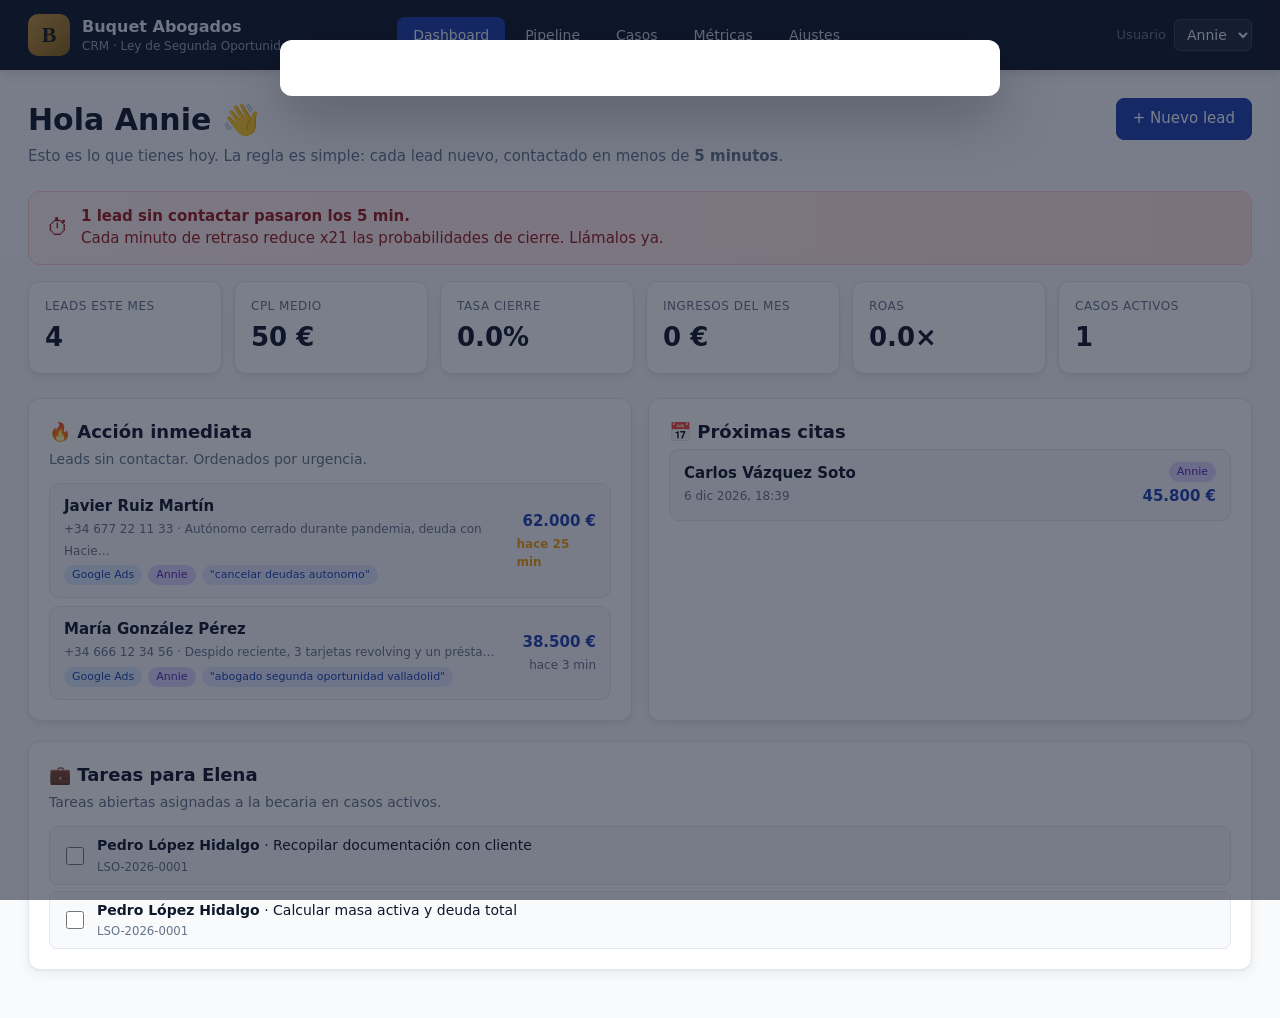
<file: crm/index.html>
<!DOCTYPE html>
<html lang="es">
<head>
<meta charset="UTF-8">
<title>Buquet Abogados · CRM</title>
<meta http-equiv="refresh" content="0; url=/crm-annie/">
<link rel="canonical" href="/crm-annie/">
<style>
  body { font-family: system-ui, sans-serif; padding: 40px; text-align: center; color: #334155; }
  a { color: #1e40af; }
</style>
</head>
<body>
<p>Cargando CRM Buquet Abogados…</p>
<p>Si no se carga automáticamente, <a href="/crm-annie/">pulsa aquí</a>.</p>
<script>location.replace('/crm-annie/');</script>
</body>
</html>
</file>
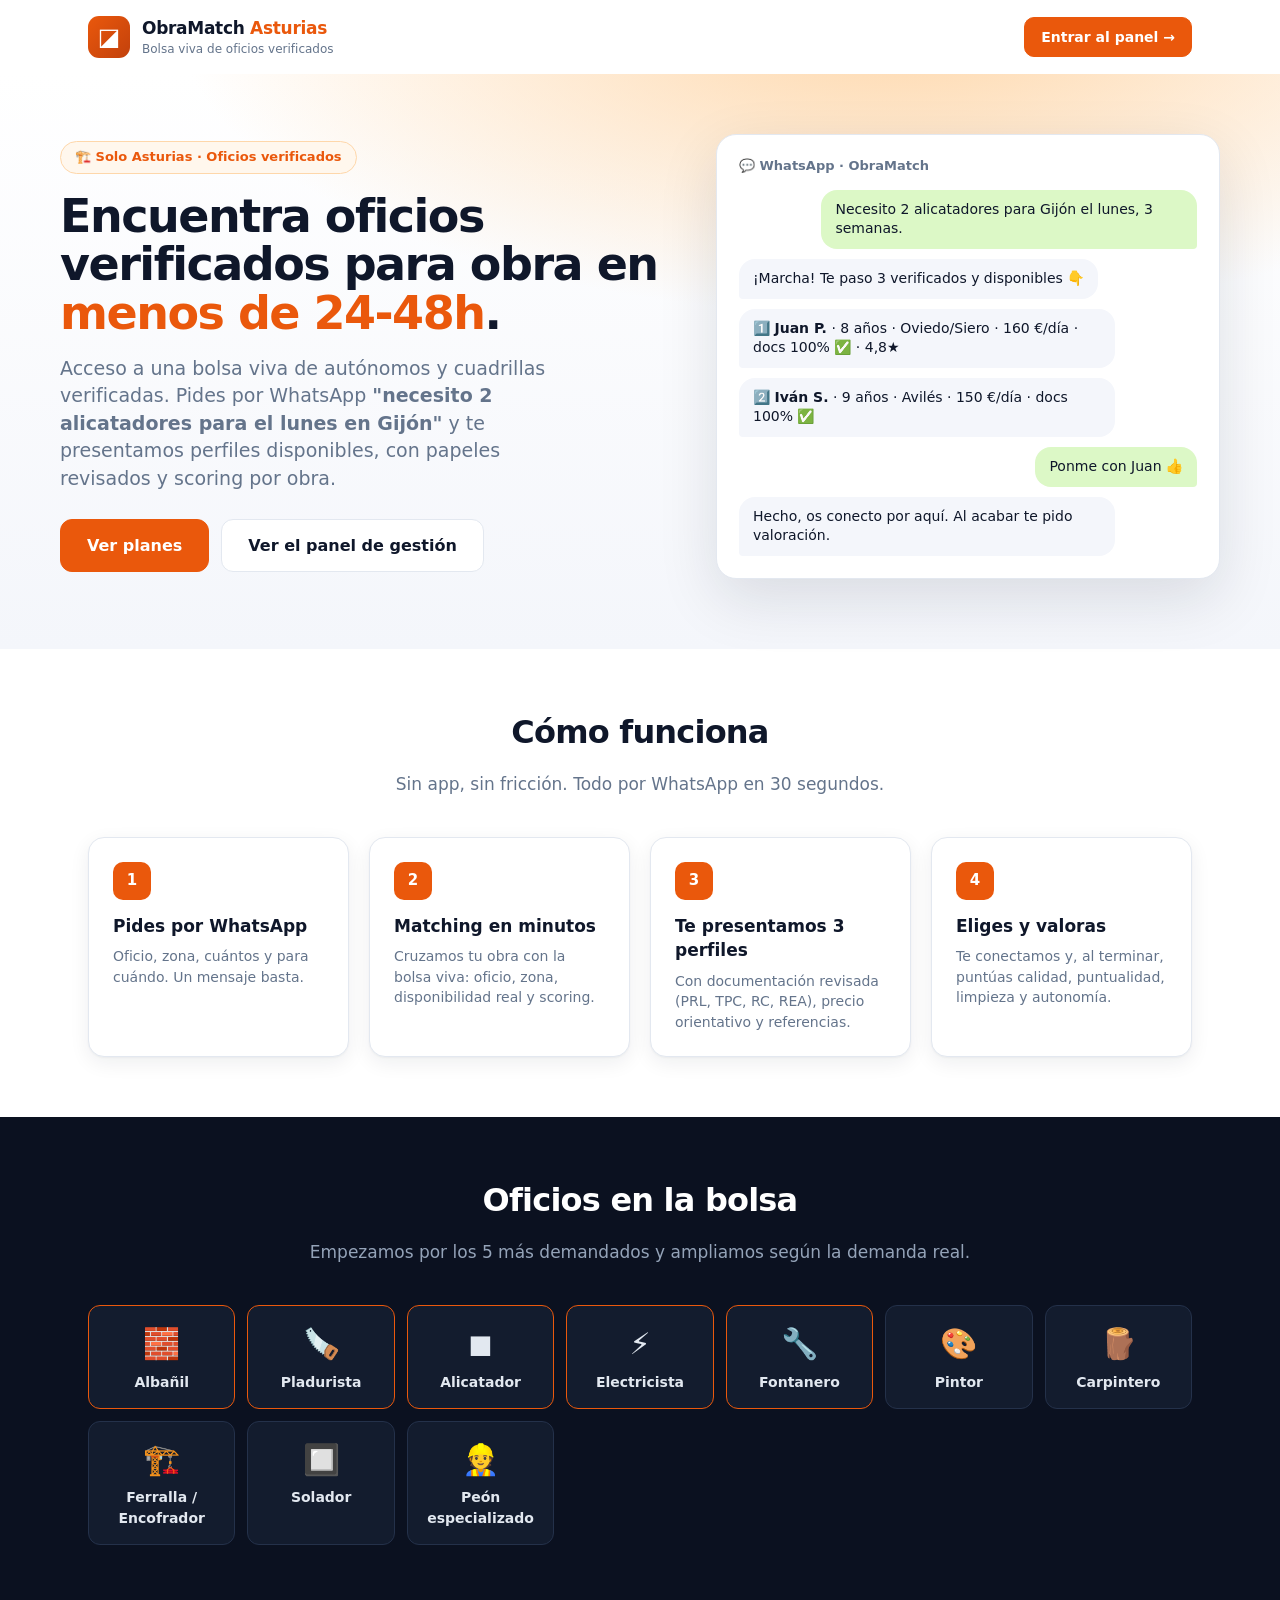
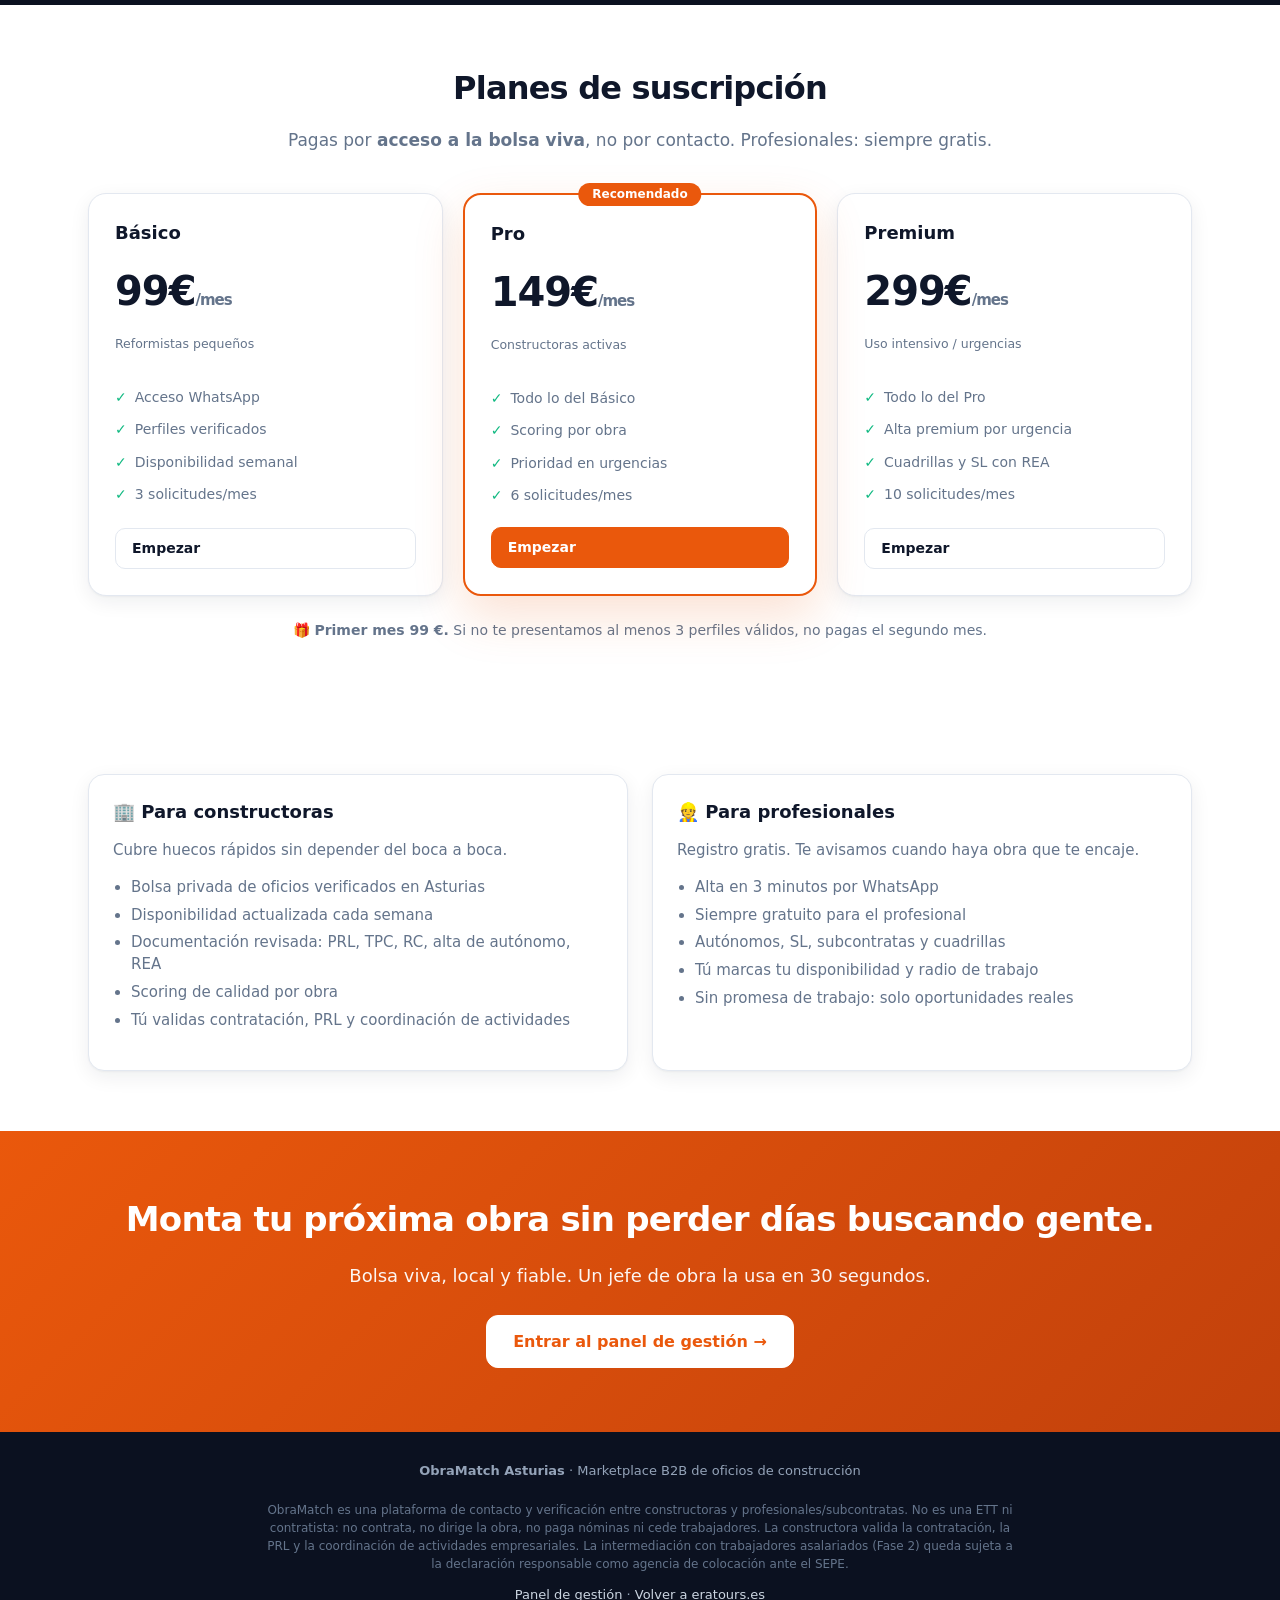
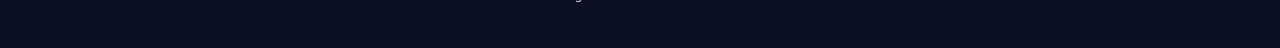
<file: obramatch/index.html>
<!DOCTYPE html>
<html lang="es">
<head>
<meta charset="UTF-8">
<meta name="viewport" content="width=device-width, initial-scale=1.0">
<title>ObraMatch Asturias · Oficios verificados para obra y reforma</title>
<meta name="description" content="Bolsa privada de oficios verificados en Asturias. Pide por WhatsApp y en 24-48h te presentamos albañiles, electricistas, fontaneros, pladuristas y más, con documentación revisada y scoring por obra.">
<link rel="stylesheet" href="css/obramatch.css">
</head>
<body class="landing">

<div class="lp-nav">
  <div class="brand">
    <span class="logo">◪</span>
    <div>
      <div class="brand-title">ObraMatch <span style="color:var(--primary)">Asturias</span></div>
      <div class="brand-sub" style="color:var(--text-soft)">Bolsa viva de oficios verificados</div>
    </div>
  </div>
  <a href="panel.html" class="btn btn-primary">Entrar al panel →</a>
</div>

<!-- HERO -->
<section class="lp-hero">
  <div class="lp-hero-inner">
    <div>
      <span class="lp-eyebrow">🏗️ Solo Asturias · Oficios verificados</span>
      <h1>Encuentra oficios verificados para obra en <span>menos de 24-48h</span>.</h1>
      <p class="lp-lead">Acceso a una bolsa viva de autónomos y cuadrillas verificadas. Pides por WhatsApp <b>"necesito 2 alicatadores para el lunes en Gijón"</b> y te presentamos perfiles disponibles, con papeles revisados y scoring por obra.</p>
      <div class="lp-cta">
        <a href="#planes" class="btn btn-primary btn-lg">Ver planes</a>
        <a href="panel.html" class="btn btn-lg">Ver el panel de gestión</a>
      </div>
    </div>
    <div class="lp-hero-card">
      <div class="chat">
        <div class="chat-title">💬 WhatsApp · ObraMatch</div>
        <div class="bubble out">Necesito 2 alicatadores para Gijón el lunes, 3 semanas.</div>
        <div class="bubble in">¡Marcha! Te paso 3 verificados y disponibles 👇</div>
        <div class="bubble in">1️⃣ <b>Juan P.</b> · 8 años · Oviedo/Siero · 160 €/día · docs 100% ✅ · 4,8★</div>
        <div class="bubble in">2️⃣ <b>Iván S.</b> · 9 años · Avilés · 150 €/día · docs 100% ✅</div>
        <div class="bubble out">Ponme con Juan 👍</div>
        <div class="bubble in">Hecho, os conecto por aquí. Al acabar te pido valoración.</div>
      </div>
    </div>
  </div>
</section>

<!-- CÓMO FUNCIONA -->
<section class="lp-section">
  <h2>Cómo funciona</h2>
  <p class="sub">Sin app, sin fricción. Todo por WhatsApp en 30 segundos.</p>
  <div class="lp-steps">
    <div class="lp-step"><div class="num">1</div><h3>Pides por WhatsApp</h3><p>Oficio, zona, cuántos y para cuándo. Un mensaje basta.</p></div>
    <div class="lp-step"><div class="num">2</div><h3>Matching en minutos</h3><p>Cruzamos tu obra con la bolsa viva: oficio, zona, disponibilidad real y scoring.</p></div>
    <div class="lp-step"><div class="num">3</div><h3>Te presentamos 3 perfiles</h3><p>Con documentación revisada (PRL, TPC, RC, REA), precio orientativo y referencias.</p></div>
    <div class="lp-step"><div class="num">4</div><h3>Eliges y valoras</h3><p>Te conectamos y, al terminar, puntúas calidad, puntualidad, limpieza y autonomía.</p></div>
  </div>
</section>

<!-- OFICIOS -->
<section class="lp-oficios">
  <div class="lp-section">
    <h2>Oficios en la bolsa</h2>
    <p class="sub">Empezamos por los 5 más demandados y ampliamos según la demanda real.</p>
    <div class="oficios-grid" id="oficiosGrid"></div>
  </div>
</section>

<!-- PLANES -->
<section class="lp-section" id="planes">
  <h2>Planes de suscripción</h2>
  <p class="sub">Pagas por <b>acceso a la bolsa viva</b>, no por contacto. Profesionales: siempre gratis.</p>
  <div class="pricing">
    <div class="price-card">
      <h3>Básico</h3>
      <div class="price">99€<span>/mes</span></div>
      <p class="muted small">Reformistas pequeños</p>
      <ul><li>Acceso WhatsApp</li><li>Perfiles verificados</li><li>Disponibilidad semanal</li><li>3 solicitudes/mes</li></ul>
      <a href="panel.html" class="btn">Empezar</a>
    </div>
    <div class="price-card featured">
      <h3>Pro</h3>
      <div class="price">149€<span>/mes</span></div>
      <p class="muted small">Constructoras activas</p>
      <ul><li>Todo lo del Básico</li><li>Scoring por obra</li><li>Prioridad en urgencias</li><li>6 solicitudes/mes</li></ul>
      <a href="panel.html" class="btn btn-primary">Empezar</a>
    </div>
    <div class="price-card">
      <h3>Premium</h3>
      <div class="price">299€<span>/mes</span></div>
      <p class="muted small">Uso intensivo / urgencias</p>
      <ul><li>Todo lo del Pro</li><li>Alta premium por urgencia</li><li>Cuadrillas y SL con REA</li><li>10 solicitudes/mes</li></ul>
      <a href="panel.html" class="btn">Empezar</a>
    </div>
  </div>
  <p class="price-note">🎁 <b>Primer mes 99 €.</b> Si no te presentamos al menos 3 perfiles válidos, no pagas el segundo mes.</p>
</section>

<!-- DOS PÚBLICOS -->
<section class="lp-section">
  <div class="lp-two">
    <div class="info-card">
      <h3>🏢 Para constructoras</h3>
      <p class="muted">Cubre huecos rápidos sin depender del boca a boca.</p>
      <ul>
        <li>Bolsa privada de oficios verificados en Asturias</li>
        <li>Disponibilidad actualizada cada semana</li>
        <li>Documentación revisada: PRL, TPC, RC, alta de autónomo, REA</li>
        <li>Scoring de calidad por obra</li>
        <li>Tú validas contratación, PRL y coordinación de actividades</li>
      </ul>
    </div>
    <div class="info-card">
      <h3>👷 Para profesionales</h3>
      <p class="muted">Registro gratis. Te avisamos cuando haya obra que te encaje.</p>
      <ul>
        <li>Alta en 3 minutos por WhatsApp</li>
        <li>Siempre gratuito para el profesional</li>
        <li>Autónomos, SL, subcontratas y cuadrillas</li>
        <li>Tú marcas tu disponibilidad y radio de trabajo</li>
        <li>Sin promesa de trabajo: solo oportunidades reales</li>
      </ul>
    </div>
  </div>
</section>

<!-- CTA FINAL -->
<section class="lp-final">
  <h2>Monta tu próxima obra sin perder días buscando gente.</h2>
  <p>Bolsa viva, local y fiable. Un jefe de obra la usa en 30 segundos.</p>
  <a href="panel.html" class="btn btn-white btn-lg">Entrar al panel de gestión →</a>
</section>

<footer class="lp-footer">
  <div><b>ObraMatch Asturias</b> · Marketplace B2B de oficios de construcción</div>
  <p class="disclaimer">ObraMatch es una plataforma de contacto y verificación entre constructoras y profesionales/subcontratas. No es una ETT ni contratista: no contrata, no dirige la obra, no paga nóminas ni cede trabajadores. La constructora valida la contratación, la PRL y la coordinación de actividades empresariales. La intermediación con trabajadores asalariados (Fase 2) queda sujeta a la declaración responsable como agencia de colocación ante el SEPE.</p>
  <p><a href="panel.html">Panel de gestión</a> · <a href="../index.html">Volver a eratours.es</a></p>
</footer>

<script src="js/store.js"></script>
<script>
  // Pinta los oficios desde la misma fuente de verdad que el panel.
  (function () {
    var grid = document.getElementById('oficiosGrid');
    if (grid && window.Store) {
      grid.innerHTML = window.Store.OFICIOS.map(function (o) {
        return '<div class="oficio-chip' + (o.top ? ' top' : '') + '"><span class="em">' + o.emoji + '</span>' + o.label + '</div>';
      }).join('');
    }
  })();
</script>
</body>
</html>
</file>
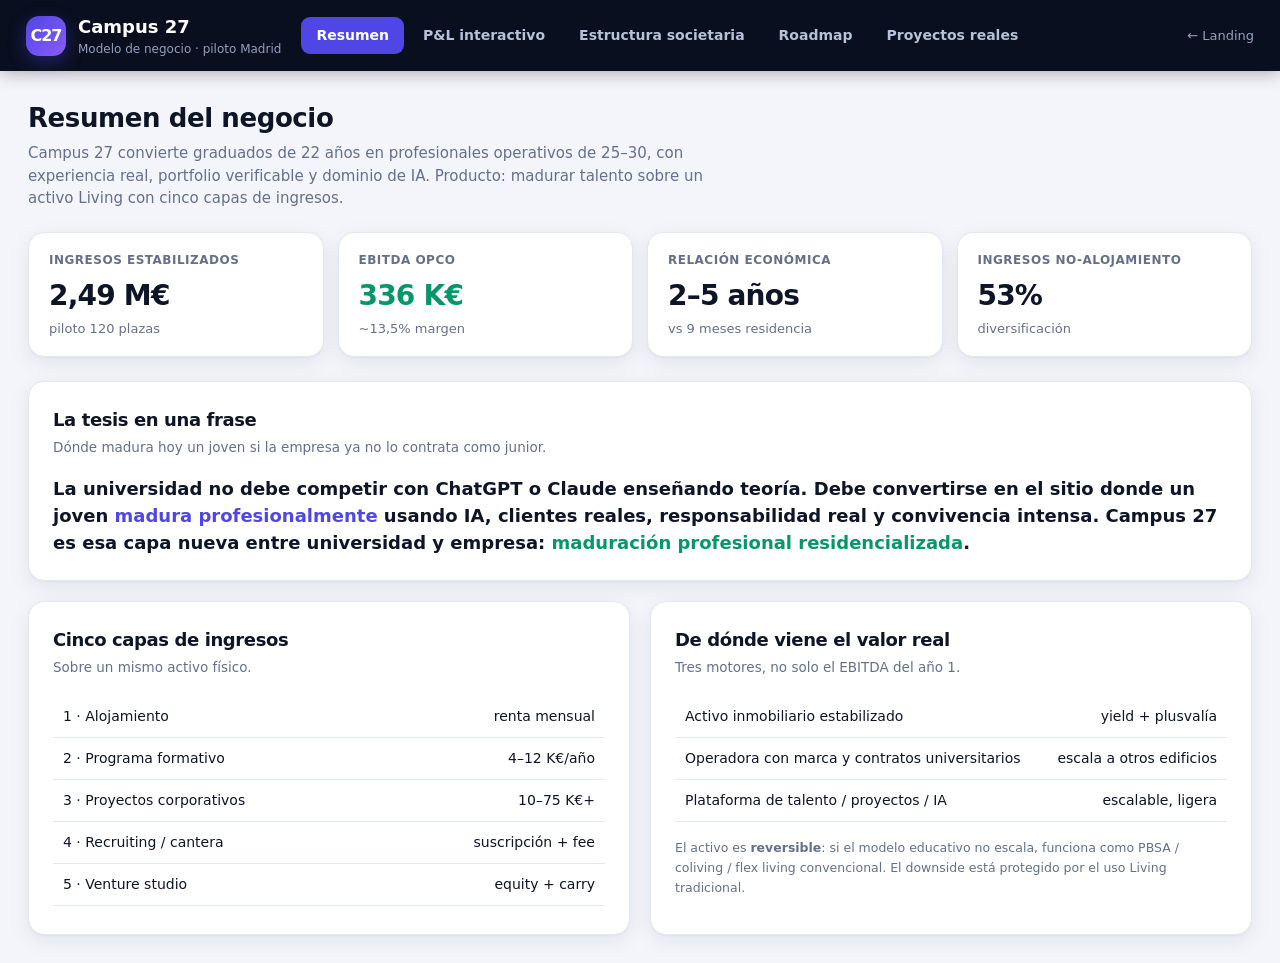
<file: campus27/panel.html>
<!DOCTYPE html>
<html lang="es">
<head>
<meta charset="UTF-8">
<meta name="viewport" content="width=device-width, initial-scale=1.0">
<title>Campus 27 · Modelo de negocio</title>
<link rel="stylesheet" href="css/campus27.css">
</head>
<body class="panel-page">

<!-- TOPBAR -->
<div class="topbar">
  <a href="index.html" class="brand" style="text-decoration:none">
    <span class="logo">C27</span>
    <div>
      <div class="brand-title">Campus 27</div>
      <div class="brand-sub">Modelo de negocio · piloto Madrid</div>
    </div>
  </a>
  <nav class="top-nav">
    <button class="nav-btn active" data-view="resumen">Resumen</button>
    <button class="nav-btn" data-view="pnl">P&amp;L interactivo</button>
    <button class="nav-btn" data-view="estructura">Estructura societaria</button>
    <button class="nav-btn" data-view="roadmap">Roadmap</button>
    <button class="nav-btn" data-view="proyectos">Proyectos reales</button>
  </nav>
  <a href="index.html" class="top-web">← Landing</a>
</div>

<main class="panel-main">

  <!-- RESUMEN -->
  <section id="view-resumen" class="pview active">
    <div class="pview-head">
      <h1>Resumen del negocio</h1>
      <p>Campus 27 convierte graduados de 22 años en profesionales operativos de 25–30, con experiencia real, portfolio verificable y dominio de IA. Producto: madurar talento sobre un activo Living con cinco capas de ingresos.</p>
    </div>

    <div class="kpi-grid">
      <div class="kpi"><div class="kpi-label">Ingresos estabilizados</div><div class="kpi-value">2,49 M€</div><div class="kpi-sub">piloto 120 plazas</div></div>
      <div class="kpi"><div class="kpi-label">EBITDA OpCo</div><div class="kpi-value pos">336 K€</div><div class="kpi-sub">~13,5% margen</div></div>
      <div class="kpi"><div class="kpi-label">Relación económica</div><div class="kpi-value">2–5 años</div><div class="kpi-sub">vs 9 meses residencia</div></div>
      <div class="kpi"><div class="kpi-label">Ingresos no-alojamiento</div><div class="kpi-value">53%</div><div class="kpi-sub">diversificación</div></div>
    </div>

    <div class="pcard">
      <h2>La tesis en una frase</h2>
      <p class="pc-sub">Dónde madura hoy un joven si la empresa ya no lo contrata como junior.</p>
      <p style="font-size:18px;font-weight:600;line-height:1.5;margin:0">La universidad no debe competir con ChatGPT o Claude enseñando teoría. Debe convertirse en el sitio donde un joven <span style="color:var(--primary)">madura profesionalmente</span> usando IA, clientes reales, responsabilidad real y convivencia intensa. Campus 27 es esa capa nueva entre universidad y empresa: <span style="color:var(--accent-2)">maduración profesional residencializada</span>.</p>
    </div>

    <div class="pgrid-2">
      <div class="pcard" style="margin-bottom:0">
        <h2>Cinco capas de ingresos</h2>
        <p class="pc-sub">Sobre un mismo activo físico.</p>
        <table class="pnl">
          <tbody>
            <tr><td>1 · Alojamiento</td><td class="num">renta mensual</td></tr>
            <tr><td>2 · Programa formativo</td><td class="num">4–12 K€/año</td></tr>
            <tr><td>3 · Proyectos corporativos</td><td class="num">10–75 K€+</td></tr>
            <tr><td>4 · Recruiting / cantera</td><td class="num">suscripción + fee</td></tr>
            <tr><td>5 · Venture studio</td><td class="num">equity + carry</td></tr>
          </tbody>
        </table>
      </div>
      <div class="pcard" style="margin-bottom:0">
        <h2>De dónde viene el valor real</h2>
        <p class="pc-sub">Tres motores, no solo el EBITDA del año 1.</p>
        <table class="pnl">
          <tbody>
            <tr><td>Activo inmobiliario estabilizado</td><td class="num">yield + plusvalía</td></tr>
            <tr><td>Operadora con marca y contratos universitarios</td><td class="num">escala a otros edificios</td></tr>
            <tr><td>Plataforma de talento / proyectos / IA</td><td class="num">escalable, ligera</td></tr>
          </tbody>
        </table>
        <p class="note">El activo es <b>reversible</b>: si el modelo educativo no escala, funciona como PBSA / coliving / flex living convencional. El downside está protegido por el uso Living tradicional.</p>
      </div>
    </div>
  </section>

  <!-- P&L INTERACTIVO -->
  <section id="view-pnl" class="pview">
    <div class="pview-head">
      <h1>Cuenta de resultados interactiva</h1>
      <p>Piloto de 120 plazas en Madrid, ingresos anuales estabilizados. Mueve los supuestos y recalcula el EBITDA del OpCo en tiempo real.</p>
    </div>

    <div id="pnlKpis" class="kpi-grid"></div>

    <div class="pcard">
      <div style="display:flex;align-items:center;justify-content:space-between;gap:12px;flex-wrap:wrap">
        <div><h2>Supuestos del piloto</h2><p class="pc-sub" style="margin:0">Caso base = cifras del business case.</p></div>
        <button class="btn" id="resetBtn">↺ Restaurar caso base</button>
      </div>
      <div class="assump" id="assumptions" style="margin-top:18px"></div>
    </div>

    <div class="pcard">
      <h2>P&amp;L OpCo · anual estabilizado</h2>
      <p class="pc-sub">Ingresos por capa y costes operativos, incluyendo master lease al PropCo.</p>
      <div style="overflow-x:auto">
        <table class="pnl">
          <thead><tr><th>Concepto</th><th class="num">Importe</th><th class="num">% </th></tr></thead>
          <tbody id="pnlBody"></tbody>
        </table>
      </div>
      <div class="ebitda-box" id="ebitdaBox"></div>
      <p class="note">EBITDA OpCo estimado del caso base: <b>300.000–400.000 €/año</b>. No es espectacular al principio, pero es muy defendible si el edificio está bien comprado y la marca escala. Cifras ilustrativas, no proyecciones garantizadas.</p>
    </div>
  </section>

  <!-- ESTRUCTURA -->
  <section id="view-estructura" class="pview">
    <div class="pview-head">
      <h1>Estructura societaria</h1>
      <p>Separar claramente las piezas permite financiar o vender cada una de forma distinta.</p>
    </div>
    <div class="struct-grid">
      <div class="struct-card" style="--sc:#4f46e5">
        <h3>PropCo</h3>
        <p class="st-role">Dueña o arrendataria principal del inmueble.</p>
        <ul><li>Renta estable</li><li>Revalorización</li><li>Yield compression si se vende como PBSA / flex living</li><li>Contrato largo con OpCo</li></ul>
      </div>
      <div class="struct-card" style="--sc:#10b981">
        <h3>OpCo</h3>
        <p class="st-role">Opera Campus 27.</p>
        <ul><li>Gestión de alojamiento</li><li>Fees educativos</li><li>Proyectos y recruiting</li><li>Sponsorships y eventos</li></ul>
      </div>
      <div class="struct-card" style="--sc:#f59e0b">
        <h3>EduCo / Academic Partner</h3>
        <p class="st-role">Vehículo con universidad o escuela acreditadora.</p>
        <ul><li>Matrícula</li><li>Acreditación y marca</li><li>Captación</li><li>Empleabilidad</li></ul>
      </div>
      <div class="struct-card" style="--sc:#8b5cf6">
        <h3>VentureCo</h3>
        <p class="st-role">Invierte o participa en startups de los fellows.</p>
        <ul><li>Equity</li><li>Revenue share</li><li>IP</li><li>Exits</li></ul>
      </div>
    </div>
    <div class="pcard" style="margin-top:20px">
      <h2>Programa físico ideal (piloto serio)</h2>
      <p class="pc-sub">100–150 camas. El edificio es parte del producto educativo, pero debe ser reversible.</p>
      <div class="proj-grid">
        <div class="proj-chip">Habitaciones compactas con baño o estudios</div>
        <div class="proj-chip">10–20 unidades premium para fellows de 25–30</div>
        <div class="proj-chip">Coworking y salas de proyecto</div>
        <div class="proj-chip">Aulas pequeñas + sala de presentaciones</div>
        <div class="proj-chip">Espacio de eventos</div>
        <div class="proj-chip">Cafetería / comedor ligero</div>
        <div class="proj-chip">Gimnasio básico</div>
        <div class="proj-chip">Taller / lab de prototipos</div>
        <div class="proj-chip">Despachos para empresas colaboradoras</div>
        <div class="proj-chip">Zona de convivencia potente</div>
      </div>
    </div>
  </section>

  <!-- ROADMAP -->
  <section id="view-roadmap" class="pview">
    <div class="pview-head">
      <h1>Roadmap de validación</h1>
      <p>No empezar comprando un edificio grande. Probar demanda, disposición a pagar y colocación de talento antes del capex.</p>
    </div>
    <div class="pcard">
      <div class="roadmap">
        <div class="rm-item">
          <div class="rm-when">Fase 1<span>90 días</span></div>
          <div class="rm-body">
            <h3>Prueba académica y comercial</h3>
            <p class="muted" style="color:var(--text-soft);margin:0">Validar demanda antes de capex. Cobrar desde el día uno: 2–3 K€/alumno, 10–15 K€/empresa, becas parciales para atraer talento top. Métrica clave: que las empresas repitan y los alumnos recomienden.</p>
            <div class="rm-metrics"><span class="rm-metric">Universidad partner</span><span class="rm-metric">25 alumnos</span><span class="rm-metric">5 empresas</span><span class="rm-metric">10 proyectos</span><span class="rm-metric">Coworking + habitaciones opcionales</span></div>
          </div>
        </div>
        <div class="rm-item">
          <div class="rm-when">Fase 2<span>6–9 meses</span></div>
          <div class="rm-body">
            <h3>Cohorte con living parcial</h3>
            <p class="muted" style="color:var(--text-soft);margin:0">Probar convivencia y comunidad. Primeros contratos de contratación con empresas, 1 demo day, 1 bolsa de empleo, 1 informe de impacto.</p>
            <div class="rm-metrics"><span class="rm-metric">40–60 alumnos</span><span class="rm-metric">20–30 camas</span><span class="rm-metric">Ocupación &gt;85%</span><span class="rm-metric">NPS alumnos &gt;55</span><span class="rm-metric">NPS empresas &gt;50</span><span class="rm-metric">70% con salida</span><span class="rm-metric">30% ingresos no-alojamiento</span></div>
          </div>
        </div>
        <div class="rm-item">
          <div class="rm-when">Fase 3<span>18–24 meses</span></div>
          <div class="rm-body">
            <h3>Primer Campus 27 completo</h3>
            <p class="muted" style="color:var(--text-soft);margin:0">Activo de 100–150 camas. Edificio propio, alquilado o en joint venture, con contrato universitario y tres verticales.</p>
            <div class="rm-metrics"><span class="rm-metric">100–150 residentes</span><span class="rm-metric">50 empresas</span><span class="rm-metric">3 verticales</span><span class="rm-metric">60–80 proyectos/año</span><span class="rm-metric">Primeros fellows 25–30</span></div>
          </div>
        </div>
      </div>
    </div>
    <div class="pcard">
      <h2>Piloto concreto para empezar</h2>
      <p class="pc-sub">Campus 27 Madrid — Real Estate, Living &amp; AI Residency.</p>
      <div class="proj-grid">
        <div class="proj-chip"><span class="pn">9</span> meses de duración</div>
        <div class="proj-chip"><span class="pn">30</span> alumnos en la cohorte</div>
        <div class="proj-chip"><span class="pn">3–5 K€</span> precio por alumno</div>
        <div class="proj-chip"><span class="pn">5–8</span> empresas colaboradoras</div>
        <div class="proj-chip"><span class="pn">12</span> proyectos reales</div>
        <div class="proj-chip"><span class="pn">0€</span> inmueble hasta validar demanda</div>
      </div>
    </div>
  </section>

  <!-- PROYECTOS -->
  <section id="view-proyectos" class="pview">
    <div class="pview-head">
      <h1>Proyectos reales para el arranque</h1>
      <p>Ventaja: Alfareal / Trees / Harmonices ya generan casos reales. El alumno no aprende “casos Harvard”: resuelve problemas reales de Madrid.</p>
    </div>
    <div class="pcard">
      <h2>Cartera inicial de retos</h2>
      <p class="pc-sub">Cada reto es un entregable evaluable con expediente profesional vivo.</p>
      <div class="proj-grid">
        <div class="proj-chip"><span class="pn">01</span> Análisis de inversión de un edificio para coliving</div>
        <div class="proj-chip"><span class="pn">02</span> Modelo financiero: compra + capex + explotación + venta</div>
        <div class="proj-chip"><span class="pn">03</span> Comparativo de constructoras</div>
        <div class="proj-chip"><span class="pn">04</span> Control de desviaciones de obra</div>
        <div class="proj-chip"><span class="pn">05</span> Automatización de incidencias con IA</div>
        <div class="proj-chip"><span class="pn">06</span> Auditoría de licencias urbanísticas</div>
        <div class="proj-chip"><span class="pn">07</span> Plan comercial para llenar un activo</div>
        <div class="proj-chip"><span class="pn">08</span> Revenue management de habitaciones</div>
        <div class="proj-chip"><span class="pn">09</span> Dashboard de reporting a inversores</div>
        <div class="proj-chip"><span class="pn">10</span> Manual operativo de residencia</div>
        <div class="proj-chip"><span class="pn">11</span> Due diligence de un activo</div>
        <div class="proj-chip"><span class="pn">12</span> Estudio de cambio de uso</div>
        <div class="proj-chip"><span class="pn">13</span> Licitación de FF&amp;E</div>
        <div class="proj-chip"><span class="pn">14</span> Análisis de rentas por zona</div>
        <div class="proj-chip"><span class="pn">15</span> Preparación de teaser para inversores</div>
      </div>
      <p class="note"><span class="pill-mini">Metodología</span> &nbsp;20% teoría · 30% simulaciones · 50% proyectos reales. La evaluación no es “entrégame un trabajo”: es demostrar cómo pensaste, qué le pediste a la IA, qué verificaste, qué descartaste y qué impacto tuvo.</p>
    </div>
  </section>

</main>

<script src="js/model.js"></script>
</body>
</html>
</file>
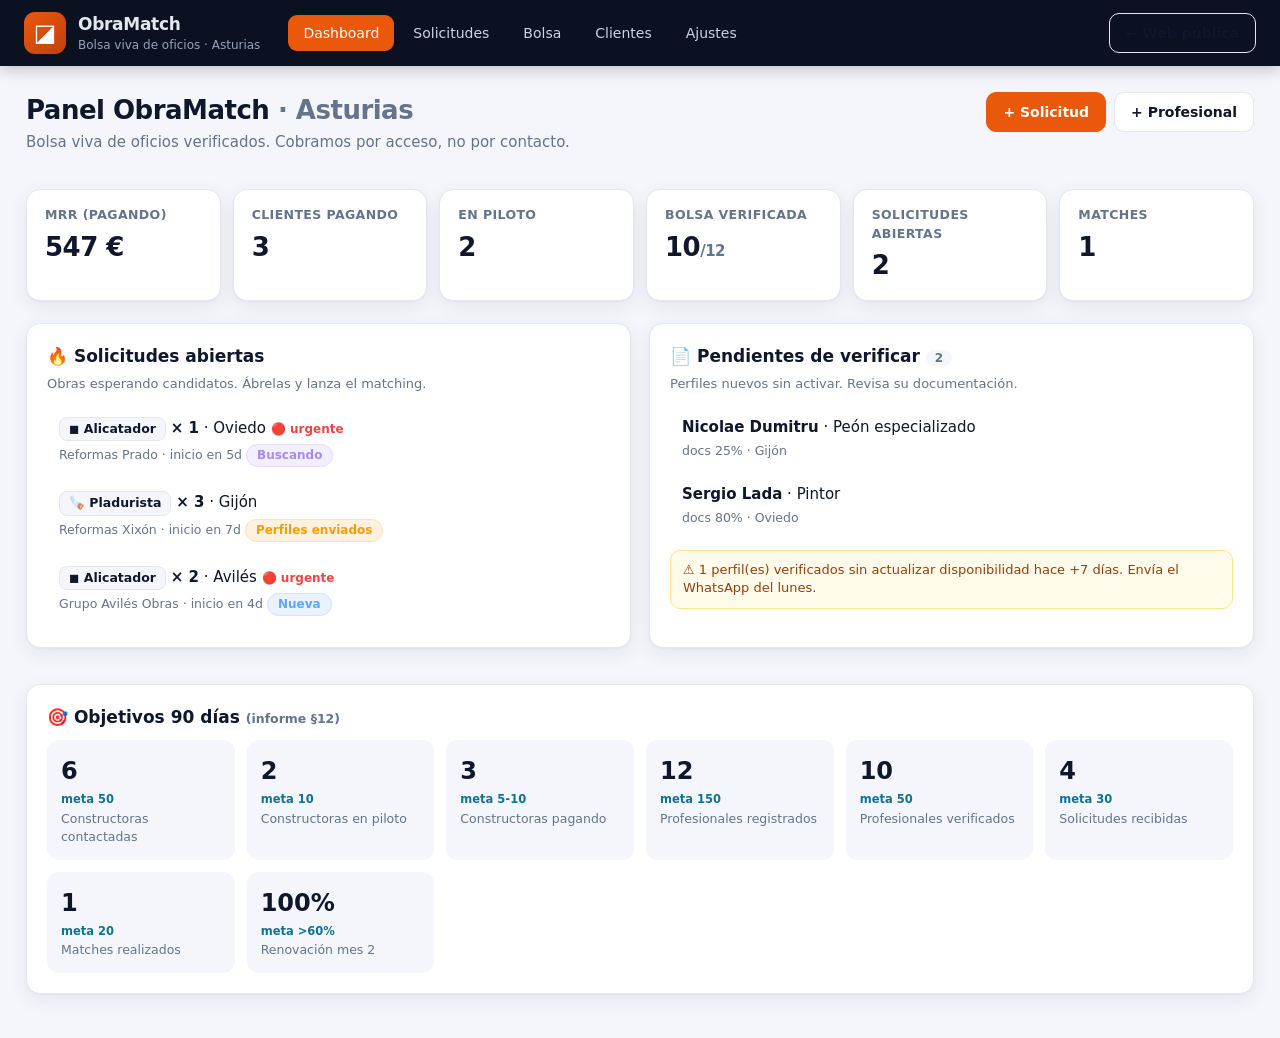
<file: obramatch/panel.html>
<!DOCTYPE html>
<html lang="es">
<head>
<meta charset="UTF-8">
<meta name="viewport" content="width=device-width, initial-scale=1.0">
<title>ObraMatch · Panel de operaciones</title>
<link rel="stylesheet" href="css/obramatch.css">
</head>
<body>

<header class="topbar">
  <div class="brand">
    <a href="index.html" class="logo" title="Volver a la web">◪</a>
    <div>
      <div class="brand-title">ObraMatch</div>
      <div class="brand-sub">Bolsa viva de oficios · Asturias</div>
    </div>
  </div>
  <nav class="nav">
    <button data-view="dashboard"     class="nav-btn active">Dashboard</button>
    <button data-view="solicitudes"   class="nav-btn">Solicitudes</button>
    <button data-view="profesionales" class="nav-btn">Bolsa</button>
    <button data-view="constructoras" class="nav-btn">Clientes</button>
    <button data-view="ajustes"       class="nav-btn">Ajustes</button>
  </nav>
  <a href="index.html" class="btn btn-ghost btn-web">← Web pública</a>
</header>

<main id="app"></main>

<!-- Modal -->
<div class="modal-backdrop" id="modal" hidden>
  <div class="modal" id="modalContent"></div>
</div>

<script src="js/store.js"></script>
<script src="js/templates.js"></script>
<script src="js/seed.js"></script>
<script src="js/views.js"></script>
<script src="js/app.js"></script>
</body>
</html>
</file>
<file: campus27/css/campus27.css>
/* ====== Campus 27 · Maduración profesional residencializada ====== */

:root {
  --bg: #0a0f1f;
  --bg-2: #111a30;
  --bg-3: #16203a;
  --surface: #ffffff;
  --surface-2: #f3f5fb;
  --border: #e2e7f1;
  --text: #0d1526;
  --text-soft: #64708a;
  --primary: #4f46e5;       /* indigo · academia + IA */
  --primary-2: #6366f1;
  --primary-d: #4338ca;
  --accent: #10b981;        /* emerald · maduración / crecimiento */
  --accent-2: #059669;
  --gold: #f59e0b;
  --red: #ef4444;
  --sky: #0ea5e9;
  --violet: #8b5cf6;
  --shadow: 0 1px 2px rgba(13,21,38,.04), 0 6px 22px rgba(13,21,38,.07);
  --shadow-lg: 0 24px 70px rgba(13,21,38,.16);
  --radius: 16px;
}

* { box-sizing: border-box; }
html { scroll-behavior: smooth; }
html, body {
  margin: 0;
  font-family: -apple-system, BlinkMacSystemFont, 'Segoe UI', system-ui, sans-serif;
  background: var(--surface);
  color: var(--text);
  font-size: 15px;
  line-height: 1.5;
  -webkit-font-smoothing: antialiased;
}
button { font: inherit; cursor: pointer; }
input, select, textarea { font: inherit; color: inherit; }
a { color: inherit; text-decoration: none; }
h1, h2, h3 { letter-spacing: -.4px; }

/* ============ Botones ============ */
.btn {
  display: inline-flex; align-items: center; gap: 7px;
  background: var(--surface); color: var(--text);
  border: 1px solid var(--border); border-radius: 11px;
  padding: 10px 18px; font-size: 14px; font-weight: 600;
  transition: transform .1s, box-shadow .15s, background .15s, border-color .15s;
}
.btn:hover { box-shadow: var(--shadow); transform: translateY(-1px); }
.btn-primary { background: var(--primary); border-color: var(--primary); color: #fff; }
.btn-primary:hover { background: var(--primary-2); }
.btn-accent { background: var(--accent); border-color: var(--accent); color: #04311f; }
.btn-accent:hover { background: var(--accent-2); color: #fff; }
.btn-ghost { background: transparent; }
.btn-white { background: #fff; color: var(--primary); border-color: #fff; }
.btn-lg { padding: 15px 28px; font-size: 16px; border-radius: 13px; }

/* ================================================================ */
/* ============ LANDING ============ */
/* ================================================================ */
.landing { background: var(--surface); color: var(--text); }

.lp-nav {
  display: flex; align-items: center; justify-content: space-between;
  padding: 16px 28px; max-width: 1180px; margin: 0 auto;
  position: sticky; top: 0; z-index: 40;
}
.brand { display: flex; align-items: center; gap: 12px; }
.logo {
  width: 44px; height: 44px; border-radius: 13px;
  background: linear-gradient(135deg, var(--primary), var(--violet));
  display: grid; place-items: center;
  color: #fff; font-weight: 800; font-size: 18px; letter-spacing: -1px;
  box-shadow: 0 6px 18px rgba(79,70,229,.35);
}
.brand-title { font-weight: 800; font-size: 18px; }
.brand-title span { color: var(--primary); }
.brand-sub { font-size: 12px; color: var(--text-soft); }
.lp-nav-links { display: flex; align-items: center; gap: 22px; }
.lp-nav-links a.nlink { font-size: 14px; font-weight: 600; color: var(--text-soft); }
.lp-nav-links a.nlink:hover { color: var(--text); }
@media (max-width: 820px) { .lp-nav-links a.nlink { display: none; } }

/* ---- Hero ---- */
.lp-hero {
  background:
    radial-gradient(1100px 480px at 78% -12%, rgba(99,102,241,.20) 0%, transparent 58%),
    radial-gradient(900px 420px at 8% 8%, rgba(16,185,129,.12) 0%, transparent 55%),
    linear-gradient(180deg, #fff 0%, var(--surface-2) 100%);
  padding: 56px 28px 72px;
}
.lp-hero-inner { max-width: 1180px; margin: 0 auto; display: grid; grid-template-columns: 1.08fr .92fr; gap: 46px; align-items: center; }
@media (max-width: 900px) { .lp-hero-inner { grid-template-columns: 1fr; gap: 34px; } }
.lp-eyebrow {
  display: inline-flex; align-items: center; gap: 7px;
  background: #eef2ff; color: var(--primary-d); border: 1px solid #c7d2fe;
  border-radius: 30px; padding: 6px 15px; font-size: 13px; font-weight: 700; margin-bottom: 20px;
}
.lp-hero h1 { font-size: 50px; line-height: 1.04; letter-spacing: -1.6px; margin: 0 0 20px; }
.lp-hero h1 span { color: var(--primary); }
.lp-hero h1 em { font-style: normal; color: var(--accent-2); }
.lp-lead { font-size: 19px; color: var(--text-soft); margin: 0 0 28px; max-width: 540px; }
.lp-lead b { color: var(--text); }
.lp-cta { display: flex; gap: 12px; flex-wrap: wrap; }
.lp-trust { display: flex; gap: 22px; margin-top: 26px; flex-wrap: wrap; }
.lp-trust div { font-size: 13px; color: var(--text-soft); }
.lp-trust b { display: block; font-size: 22px; font-weight: 800; color: var(--text); letter-spacing: -.5px; }

/* ---- Hero card: age progression ---- */
.hero-card {
  background: #fff; border: 1px solid var(--border); border-radius: 22px;
  padding: 24px; box-shadow: var(--shadow-lg);
}
.hero-card-title { font-size: 13px; color: var(--text-soft); font-weight: 700; margin-bottom: 16px; display: flex; align-items: center; gap: 8px; }
.age-track { display: flex; flex-direction: column; gap: 10px; }
.age-step { display: flex; align-items: center; gap: 14px; padding: 12px 14px; border-radius: 14px; background: var(--surface-2); position: relative; }
.age-step .yr { font-weight: 800; font-size: 15px; min-width: 58px; color: var(--text); }
.age-step .lbl { font-size: 13.5px; color: var(--text-soft); }
.age-step.now { background: linear-gradient(135deg, rgba(79,70,229,.10), rgba(16,185,129,.10)); border: 1px solid #c7d2fe; }
.age-step.now .lbl { color: var(--text); font-weight: 600; }
.age-step .badge-new { position: absolute; top: -9px; right: 12px; background: var(--accent); color: #04311f; font-size: 10.5px; font-weight: 800; padding: 2px 9px; border-radius: 20px; text-transform: uppercase; letter-spacing: .4px; }
.age-arrow { text-align: center; color: var(--border); font-size: 14px; line-height: 0; }

/* ---- Sections ---- */
.lp-section { max-width: 1180px; margin: 0 auto; padding: 64px 28px; }
.lp-section.tight { padding-top: 40px; }
.sec-eyebrow { text-align: center; font-size: 13px; font-weight: 800; letter-spacing: 1px; text-transform: uppercase; color: var(--primary); margin-bottom: 12px; }
.lp-section h2 { font-size: 34px; letter-spacing: -1px; text-align: center; margin: 0 0 10px; }
.lp-section .sub { text-align: center; color: var(--text-soft); font-size: 17px; margin: 0 auto 44px; max-width: 640px; }

/* ---- Problema (dark band) ---- */
.lp-dark { background: var(--bg); color: #dbe2f0; }
.lp-dark h2 { color: #fff; }
.lp-dark .sub { color: #93a0bd; }
.problem-grid { display: grid; grid-template-columns: 1.1fr .9fr; gap: 34px; align-items: center; }
@media (max-width: 880px) { .problem-grid { grid-template-columns: 1fr; } }
.chain { display: flex; flex-direction: column; gap: 0; }
.chain-node { display: flex; align-items: center; gap: 14px; padding: 14px 16px; background: var(--bg-2); border: 1px solid #24314e; border-radius: 14px; }
.chain-node .cn-yr { font-weight: 800; color: #fff; min-width: 46px; }
.chain-node .cn-tx { font-size: 14px; color: #b6c1da; }
.chain-node.broken { border-color: rgba(239,68,68,.5); background: rgba(239,68,68,.08); }
.chain-node.broken .cn-tx { color: #fecaca; }
.chain-link { text-align: center; font-size: 13px; padding: 5px 0; color: #46557a; }
.chain-cut { text-align: center; padding: 6px 0; font-size: 13px; font-weight: 700; color: var(--red); letter-spacing: .3px; }
.stat-callout { background: var(--bg-2); border: 1px solid #24314e; border-radius: 18px; padding: 28px; }
.stat-big { font-size: 58px; font-weight: 800; letter-spacing: -2px; color: var(--red); line-height: 1; }
.stat-big span { color: #fff; }
.stat-callout p { color: #93a0bd; font-size: 14px; margin: 12px 0 0; }
.stat-callout cite { display: block; margin-top: 14px; font-size: 12px; color: #5e6c8c; font-style: normal; }

/* ---- Gap / respuesta ---- */
.gap-answer { max-width: 760px; margin: 0 auto; text-align: center; }
.gap-nots { display: flex; flex-wrap: wrap; gap: 8px; justify-content: center; margin: 22px 0; }
.gap-not { padding: 7px 15px; border-radius: 30px; border: 1px solid var(--border); color: var(--text-soft); font-size: 14px; font-weight: 600; text-decoration: line-through; text-decoration-color: var(--red); text-decoration-thickness: 2px; }
.gap-is { display: inline-flex; align-items: center; gap: 10px; background: linear-gradient(135deg, var(--primary), var(--violet)); color: #fff; font-size: 22px; font-weight: 800; padding: 16px 30px; border-radius: 18px; box-shadow: 0 16px 40px rgba(79,70,229,.35); letter-spacing: -.5px; }

/* ---- Steps / metodología ---- */
.lp-steps { display: grid; grid-template-columns: repeat(auto-fit, minmax(230px,1fr)); gap: 20px; }
.lp-step { background: var(--surface); border: 1px solid var(--border); border-radius: 18px; padding: 26px; box-shadow: var(--shadow); }
.lp-step .num { width: 40px; height: 40px; border-radius: 12px; background: linear-gradient(135deg,var(--primary),var(--violet)); color: #fff; display: grid; place-items: center; font-weight: 800; margin-bottom: 16px; }
.lp-step h3 { font-size: 17px; margin: 0 0 6px; }
.lp-step p { color: var(--text-soft); font-size: 14px; margin: 0; }

/* ---- Metodología split ---- */
.method-bar { display: flex; border-radius: 16px; overflow: hidden; border: 1px solid var(--border); margin-bottom: 22px; height: 66px; }
.method-seg { display: flex; flex-direction: column; align-items: center; justify-content: center; color: #fff; font-weight: 800; }
.method-seg span { font-size: 12px; font-weight: 600; opacity: .92; }
.method-seg.s1 { background: #94a3b8; }
.method-seg.s2 { background: var(--violet); }
.method-seg.s3 { background: linear-gradient(135deg,var(--primary),var(--accent)); }
.expediente { background: var(--surface-2); border: 1px solid var(--border); border-radius: 18px; padding: 26px; }
.expediente h3 { font-size: 18px; margin: 0 0 6px; }
.exp-grid { display: grid; grid-template-columns: repeat(auto-fill, minmax(160px,1fr)); gap: 8px; margin-top: 16px; }
.exp-item { display: flex; align-items: center; gap: 8px; font-size: 13.5px; font-weight: 600; background: #fff; border: 1px solid var(--border); border-radius: 10px; padding: 10px 12px; }
.exp-item .dot { width: 8px; height: 8px; border-radius: 50%; background: var(--accent); flex: none; }
.quote-eval { margin-top: 20px; padding: 18px 22px; border-left: 4px solid var(--primary); background: #eef2ff; border-radius: 0 12px 12px 0; font-size: 16px; font-weight: 600; color: var(--primary-d); font-style: italic; }

/* ---- Programas ---- */
.prog-grid { display: grid; grid-template-columns: repeat(auto-fit, minmax(260px,1fr)); gap: 20px; }
.prog-card { background: var(--surface); border: 1px solid var(--border); border-radius: 18px; padding: 24px; box-shadow: var(--shadow); display: flex; flex-direction: column; position: relative; overflow: hidden; transition: transform .12s, box-shadow .15s; }
.prog-card:hover { transform: translateY(-3px); box-shadow: var(--shadow-lg); }
.prog-card::before { content: ''; position: absolute; top: 0; left: 0; right: 0; height: 5px; background: var(--pc, var(--primary)); }
.prog-emoji { font-size: 30px; margin-bottom: 12px; }
.prog-card h3 { font-size: 18px; margin: 0 0 3px; }
.prog-dur { display: inline-block; font-size: 12px; font-weight: 700; color: var(--pc, var(--primary)); background: color-mix(in srgb, var(--pc, var(--primary)) 12%, white); border-radius: 20px; padding: 3px 11px; margin-bottom: 12px; }
.prog-for { font-size: 13px; color: var(--text-soft); margin: 0 0 12px; }
.prog-card ul { list-style: none; padding: 0; margin: 0; flex: 1; }
.prog-card li { font-size: 13.5px; color: var(--text); padding: 5px 0; display: flex; gap: 8px; }
.prog-card li::before { content: '→'; color: var(--pc, var(--primary)); font-weight: 800; }

/* ---- Trayectoria (extender estancia) ---- */
.stay-wrap { max-width: 920px; margin: 0 auto; }
.stay-table { width: 100%; border-collapse: separate; border-spacing: 0 8px; }
.stay-table th { text-align: left; font-size: 12px; text-transform: uppercase; letter-spacing: .6px; color: var(--text-soft); padding: 0 16px 6px; }
.stay-table td { background: var(--surface); border-top: 1px solid var(--border); border-bottom: 1px solid var(--border); padding: 16px; vertical-align: middle; }
.stay-table td:first-child { border-left: 1px solid var(--border); border-radius: 12px 0 0 12px; font-weight: 800; }
.stay-table td:last-child { border-right: 1px solid var(--border); border-radius: 0 12px 12px 0; }
.stay-table tr.hl td { background: linear-gradient(135deg, rgba(79,70,229,.06), rgba(16,185,129,.06)); border-color: #c7d2fe; }
.stay-old { color: var(--text-soft); font-size: 14px; }
.stay-new { color: var(--accent-2); font-weight: 600; font-size: 14px; }
.stay-note { text-align: center; margin-top: 26px; font-size: 19px; font-weight: 700; }
.stay-note span { color: var(--primary); }

/* ---- Capas de ingresos ---- */
.layers { display: flex; flex-direction: column; gap: 12px; max-width: 860px; margin: 0 auto; }
.layer { display: flex; align-items: center; gap: 18px; background: var(--surface); border: 1px solid var(--border); border-radius: 16px; padding: 18px 22px; box-shadow: var(--shadow); }
.layer-n { width: 46px; height: 46px; border-radius: 13px; display: grid; place-items: center; font-weight: 800; font-size: 18px; color: #fff; flex: none; background: var(--lc, var(--primary)); }
.layer-body h3 { font-size: 16px; margin: 0 0 2px; }
.layer-body p { font-size: 13.5px; color: var(--text-soft); margin: 0; }
.layer-tag { margin-left: auto; font-size: 13px; font-weight: 800; color: var(--lc, var(--primary)); white-space: nowrap; text-align: right; }
@media (max-width: 620px) { .layer-tag { display: none; } }

/* ---- Vientos de cola ---- */
.wind-grid { display: grid; grid-template-columns: repeat(3, 1fr); gap: 20px; }
@media (max-width: 820px) { .wind-grid { grid-template-columns: 1fr; } }
.wind-card { background: var(--surface); border: 1px solid var(--border); border-radius: 18px; padding: 26px; box-shadow: var(--shadow); }
.wind-card .wi { font-size: 26px; }
.wind-card h3 { font-size: 17px; margin: 12px 0 8px; }
.wind-card p { font-size: 14px; color: var(--text-soft); margin: 0 0 16px; }
.wind-stats { display: flex; flex-direction: column; gap: 10px; border-top: 1px solid var(--border); padding-top: 14px; }
.wind-stat { display: flex; align-items: baseline; gap: 10px; }
.wind-stat b { font-size: 22px; font-weight: 800; letter-spacing: -.5px; color: var(--primary); min-width: 92px; }
.wind-stat span { font-size: 12.5px; color: var(--text-soft); }
.wind-src { font-size: 11.5px; color: var(--text-soft); margin-top: 14px; }

/* ---- Piloto números (band) ---- */
.pilot-band { background: linear-gradient(135deg, var(--bg) 0%, var(--bg-3) 100%); color: #dbe2f0; }
.pilot-band h2 { color: #fff; }
.pilot-band .sub { color: #93a0bd; }
.pilot-kpis { display: grid; grid-template-columns: repeat(4,1fr); gap: 16px; margin-bottom: 30px; }
@media (max-width: 820px) { .pilot-kpis { grid-template-columns: repeat(2,1fr); } }
.pkpi { background: var(--bg-2); border: 1px solid #24314e; border-radius: 16px; padding: 22px; }
.pkpi .pk-val { font-size: 30px; font-weight: 800; letter-spacing: -1px; color: #fff; }
.pkpi .pk-val.accent { color: var(--accent); }
.pkpi .pk-lbl { font-size: 13px; color: #93a0bd; margin-top: 4px; }

/* ---- Fases roadmap ---- */
.phases { display: grid; grid-template-columns: repeat(3,1fr); gap: 20px; }
@media (max-width: 880px) { .phases { grid-template-columns: 1fr; } }
.phase-card { background: var(--surface); border: 1px solid var(--border); border-radius: 18px; padding: 26px; box-shadow: var(--shadow); position: relative; }
.phase-card .ph-tag { font-size: 12px; font-weight: 800; text-transform: uppercase; letter-spacing: .5px; color: var(--primary); }
.phase-card h3 { font-size: 19px; margin: 6px 0 4px; }
.phase-card .ph-goal { font-size: 13.5px; color: var(--text-soft); margin: 0 0 14px; }
.phase-card ul { list-style: none; padding: 0; margin: 0; }
.phase-card li { font-size: 13.5px; padding: 5px 0; display: flex; gap: 8px; color: var(--text); }
.phase-card li::before { content: '✓'; color: var(--accent-2); font-weight: 800; }
.phase-card.mid { border: 2px solid var(--primary); box-shadow: 0 20px 50px rgba(79,70,229,.16); }

/* ---- Audiencias ---- */
.aud-grid { display: grid; grid-template-columns: repeat(auto-fit, minmax(220px,1fr)); gap: 16px; }
.aud-card { background: var(--surface-2); border: 1px solid var(--border); border-radius: 16px; padding: 22px; }
.aud-card .au-ic { font-size: 24px; }
.aud-card h3 { font-size: 16px; margin: 10px 0 8px; }
.aud-card p { font-size: 14px; color: var(--text); margin: 0; font-style: italic; }

/* ---- Diferenciación ---- */
.diff-wrap { max-width: 760px; margin: 0 auto; }
.diff-row { display: flex; align-items: center; gap: 14px; padding: 13px 0; border-bottom: 1px solid var(--border); }
.diff-row .dr-who { font-weight: 700; min-width: 180px; }
.diff-row .dr-sell { color: var(--text-soft); font-size: 14px; }
.diff-row.us { background: linear-gradient(135deg, rgba(79,70,229,.07), rgba(16,185,129,.07)); border: 1px solid #c7d2fe; border-radius: 14px; padding: 18px; margin-top: 10px; }
.diff-row.us .dr-who { color: var(--primary); }
.diff-row.us .dr-sell { color: var(--text); font-weight: 700; }

/* ---- Riesgos ---- */
.risk-grid { display: grid; grid-template-columns: repeat(auto-fit, minmax(280px,1fr)); gap: 14px; }
.risk-card { background: var(--surface); border: 1px solid var(--border); border-radius: 14px; padding: 18px 20px; box-shadow: var(--shadow); }
.risk-card .rk-r { font-weight: 700; font-size: 14.5px; display: flex; gap: 8px; }
.risk-card .rk-r::before { content: '⚠️'; }
.risk-card .rk-m { font-size: 13.5px; color: var(--text-soft); margin: 8px 0 0; padding-left: 24px; }
.risk-card .rk-m::before { content: '→ '; color: var(--accent-2); font-weight: 800; }

/* ---- CTA final ---- */
.lp-final { background: linear-gradient(135deg, var(--primary) 0%, var(--violet) 100%); color: #fff; text-align: center; padding: 72px 28px; }
.lp-final h2 { font-size: 36px; margin: 0 0 14px; letter-spacing: -1px; max-width: 760px; margin-inline: auto; }
.lp-final p { font-size: 19px; opacity: .95; margin: 0 0 28px; }

/* ---- Footer ---- */
.lp-footer { background: var(--bg); color: #93a0bd; text-align: center; padding: 36px 28px; font-size: 13px; }
.lp-footer b { color: #dbe2f0; }
.lp-footer a { color: #c7d2fe; }
.disclaimer { max-width: 800px; margin: 18px auto 0; font-size: 12px; color: #5e6c8c; line-height: 1.6; }

/* ================================================================ */
/* ============ PANEL (modelo de negocio) ============ */
/* ================================================================ */
.panel-page { background: var(--surface-2); }
.topbar {
  background: var(--bg); color: #dbe2f0; padding: 13px 26px;
  display: flex; align-items: center; gap: 20px;
  position: sticky; top: 0; z-index: 50; box-shadow: 0 2px 16px rgba(0,0,0,.3);
}
.topbar .brand-title { color: #fff; }
.topbar .brand-sub { color: #93a0bd; }
.topbar .logo { width: 40px; height: 40px; font-size: 16px; }
.top-nav { display: flex; gap: 4px; flex: 1; flex-wrap: wrap; }
.top-nav .nav-btn { background: transparent; color: #b6c1da; border: 0; padding: 8px 15px; border-radius: 9px; font-size: 14px; font-weight: 600; transition: background .15s, color .15s; }
.top-nav .nav-btn:hover { background: rgba(255,255,255,.07); color: #fff; }
.top-nav .nav-btn.active { background: var(--primary); color: #fff; }
.top-web { color: #93a0bd; font-size: 13px; }
.top-web:hover { color: #fff; }

main.panel-main { padding: 28px; max-width: 1280px; margin: 0 auto; }
.pview { display: none; }
.pview.active { display: block; animation: fade .25s; }
@keyframes fade { from { opacity: 0; transform: translateY(6px); } to { opacity: 1; transform: none; } }
.pview-head { margin-bottom: 22px; }
.pview-head h1 { font-size: 26px; margin: 0 0 4px; }
.pview-head p { color: var(--text-soft); margin: 0; max-width: 720px; }

.kpi-grid { display: grid; grid-template-columns: repeat(auto-fit, minmax(180px,1fr)); gap: 14px; margin-bottom: 24px; }
.kpi { background: var(--surface); border: 1px solid var(--border); border-radius: var(--radius); padding: 18px 20px; box-shadow: var(--shadow); }
.kpi-label { font-size: 12px; color: var(--text-soft); font-weight: 700; text-transform: uppercase; letter-spacing: .5px; }
.kpi-value { font-size: 28px; font-weight: 800; letter-spacing: -.8px; margin-top: 6px; }
.kpi-value.pos { color: var(--accent-2); }
.kpi-sub { font-size: 13px; color: var(--text-soft); margin-top: 2px; }

.pcard { background: var(--surface); border: 1px solid var(--border); border-radius: var(--radius); padding: 24px; margin-bottom: 20px; box-shadow: var(--shadow); }
.pcard h2 { font-size: 18px; margin: 0 0 4px; }
.pcard .pc-sub { color: var(--text-soft); font-size: 13.5px; margin: 0 0 18px; }
.pgrid-2 { display: grid; grid-template-columns: 1fr 1fr; gap: 20px; }
@media (max-width: 900px) { .pgrid-2 { grid-template-columns: 1fr; } }

/* assumptions sliders */
.assump { display: grid; grid-template-columns: repeat(auto-fit, minmax(230px,1fr)); gap: 18px 26px; }
.assump label { display: block; font-size: 13px; font-weight: 700; color: var(--text); margin-bottom: 8px; }
.assump .rangeval { color: var(--primary); font-weight: 800; }
.assump input[type=range] { width: 100%; accent-color: var(--primary); }
.assump .rhint { font-size: 12px; color: var(--text-soft); margin-top: 4px; }

/* P&L table */
.pnl { width: 100%; border-collapse: collapse; font-size: 14px; }
.pnl th { text-align: left; font-size: 11.5px; text-transform: uppercase; letter-spacing: .5px; color: var(--text-soft); padding: 8px 10px; border-bottom: 2px solid var(--border); }
.pnl th.num, .pnl td.num { text-align: right; font-variant-numeric: tabular-nums; }
.pnl td { padding: 10px; border-bottom: 1px solid var(--border); }
.pnl tr.total td { font-weight: 800; border-top: 2px solid var(--border); border-bottom: none; font-size: 15px; }
.pnl tr.total.rev td { color: var(--primary); }
.pnl tr.subhead td { font-weight: 800; font-size: 12px; text-transform: uppercase; letter-spacing: .5px; color: var(--text-soft); padding-top: 16px; border-bottom: none; }
.pnl .bar-cell { position: relative; }
.pnl .barfill { position: absolute; left: 10px; bottom: 4px; height: 4px; border-radius: 4px; background: var(--primary); opacity: .25; }
.ebitda-box { margin-top: 20px; background: linear-gradient(135deg, rgba(16,185,129,.10), rgba(79,70,229,.08)); border: 1px solid #a7f3d0; border-radius: 14px; padding: 20px 24px; display: flex; align-items: center; justify-content: space-between; gap: 16px; flex-wrap: wrap; }
.ebitda-box .eb-lbl { font-weight: 700; }
.ebitda-box .eb-val { font-size: 30px; font-weight: 800; letter-spacing: -1px; color: var(--accent-2); }
.ebitda-box .eb-val.neg { color: var(--red); }

/* structure cards */
.struct-grid { display: grid; grid-template-columns: repeat(auto-fit, minmax(240px,1fr)); gap: 16px; }
.struct-card { border: 1px solid var(--border); border-radius: 16px; padding: 20px; background: var(--surface); box-shadow: var(--shadow); border-top: 4px solid var(--sc, var(--primary)); }
.struct-card h3 { font-size: 17px; margin: 0 0 2px; color: var(--sc, var(--primary)); }
.struct-card .st-role { font-size: 13px; color: var(--text-soft); margin: 0 0 12px; }
.struct-card ul { margin: 0; padding-left: 18px; font-size: 13.5px; color: var(--text); }
.struct-card li { margin-bottom: 5px; }

/* phase roadmap in panel */
.roadmap { display: flex; flex-direction: column; gap: 0; }
.rm-item { display: grid; grid-template-columns: 130px 1fr; gap: 20px; padding: 20px 0; border-bottom: 1px solid var(--border); }
.rm-item:last-child { border-bottom: none; }
.rm-when { font-weight: 800; color: var(--primary); }
.rm-when span { display: block; font-size: 12px; font-weight: 600; color: var(--text-soft); margin-top: 2px; }
.rm-body h3 { font-size: 16px; margin: 0 0 6px; }
.rm-metrics { display: flex; flex-wrap: wrap; gap: 8px; margin-top: 10px; }
.rm-metric { font-size: 12.5px; font-weight: 600; background: var(--surface-2); border: 1px solid var(--border); border-radius: 20px; padding: 4px 12px; }
@media (max-width: 640px) { .rm-item { grid-template-columns: 1fr; gap: 8px; } }

/* proyectos list */
.proj-grid { display: grid; grid-template-columns: repeat(auto-fill, minmax(240px,1fr)); gap: 12px; }
.proj-chip { background: var(--surface); border: 1px solid var(--border); border-radius: 12px; padding: 14px 16px; box-shadow: var(--shadow); font-size: 14px; font-weight: 600; display: flex; gap: 10px; align-items: flex-start; }
.proj-chip .pn { color: var(--primary); font-weight: 800; }

.note { font-size: 12.5px; color: var(--text-soft); margin-top: 16px; line-height: 1.6; }
.pill-mini { display: inline-block; font-size: 11.5px; font-weight: 700; padding: 2px 10px; border-radius: 20px; background: #eef2ff; color: var(--primary-d); }
</file>
<file: crm-annie/css/crm.css>
/* ====== Buquet Abogados · CRM ============ */

:root {
  --bg: #0f172a;
  --bg-2: #1e293b;
  --surface: #ffffff;
  --surface-2: #f8fafc;
  --border: #e2e8f0;
  --text: #0f172a;
  --text-soft: #64748b;
  --primary: #1e40af;
  --primary-2: #3b82f6;
  --accent: #c4933a;     /* dorado abogada */
  --green: #10b981;
  --red: #ef4444;
  --amber: #f59e0b;
  --purple: #a78bfa;
  --shadow: 0 1px 2px rgba(15,23,42,.04), 0 4px 12px rgba(15,23,42,.06);
  --radius: 12px;
}

* { box-sizing: border-box; }

html, body {
  margin: 0;
  font-family: -apple-system, BlinkMacSystemFont, 'Segoe UI', system-ui, sans-serif;
  background: var(--surface-2);
  color: var(--text);
  font-size: 15px;
  line-height: 1.45;
}

button { font: inherit; cursor: pointer; }
input, select, textarea { font: inherit; color: inherit; }

/* ============ Topbar ============ */

.topbar {
  background: var(--bg);
  color: #e2e8f0;
  padding: 14px 28px;
  display: flex;
  align-items: center;
  gap: 32px;
  position: sticky;
  top: 0;
  z-index: 50;
  box-shadow: 0 2px 12px rgba(0,0,0,.15);
}
.brand { display: flex; align-items: center; gap: 12px; }
.logo {
  width: 42px; height: 42px; border-radius: 10px;
  background: linear-gradient(135deg, var(--accent), #8a6517);
  display: grid; place-items: center;
  color: #1a1a1a; font-weight: 800; font-size: 22px;
  font-family: Georgia, serif;
}
.brand-title { font-weight: 700; font-size: 16px; }
.brand-sub { font-size: 12px; color: #94a3b8; }

.nav { display: flex; gap: 4px; flex: 1; }
.nav-btn {
  background: transparent; color: #cbd5e1; border: 0;
  padding: 8px 16px; border-radius: 8px; font-size: 14px;
}
.nav-btn:hover { background: rgba(255,255,255,.06); color: #fff; }
.nav-btn.active { background: var(--primary); color: #fff; }

.user-switch { display: flex; align-items: center; gap: 8px; font-size: 13px; color: #94a3b8; }
.user-switch select {
  background: var(--bg-2); color: #e2e8f0; border: 1px solid #334155;
  border-radius: 6px; padding: 6px 8px;
}

/* ============ Layout ============ */

main {
  padding: 28px;
  max-width: 1400px;
  margin: 0 auto;
}

.view-header {
  display: flex; justify-content: space-between; align-items: center;
  margin-bottom: 20px;
}
.view-header h1 { margin: 0; font-size: 28px; }

.hero-row {
  display: flex; justify-content: space-between; align-items: flex-start;
  margin-bottom: 8px;
}
.hero-row h1 { margin: 0 0 4px; font-size: 30px; }
.hero-sub { color: var(--text-soft); margin: 0 0 16px; }

/* ============ Buttons ============ */

.btn {
  background: white; border: 1px solid var(--border);
  padding: 9px 16px; border-radius: 8px; font-weight: 500;
  color: var(--text); display: inline-flex; align-items: center; gap: 6px;
  text-decoration: none;
}
.btn:hover { background: var(--surface-2); }
.btn-primary { background: var(--primary); color: #fff; border-color: var(--primary); }
.btn-primary:hover { background: var(--primary-2); }
.btn-danger { background: var(--red); color: #fff; border-color: var(--red); }
.btn-danger:hover { opacity: .9; }
.btn-ghost { background: transparent; border: 0; color: var(--primary); padding: 4px 8px; }
.btn-sm { padding: 5px 10px; font-size: 13px; }

/* ============ KPI Grid ============ */

.kpi-grid {
  display: grid;
  grid-template-columns: repeat(auto-fit, minmax(160px, 1fr));
  gap: 12px;
  margin-bottom: 24px;
}
.kpi {
  background: var(--surface);
  padding: 16px;
  border-radius: var(--radius);
  box-shadow: var(--shadow);
  display: flex; flex-direction: column; gap: 4px;
  border: 1px solid var(--border);
}
.kpi-label { font-size: 12px; color: var(--text-soft); text-transform: uppercase; letter-spacing: .5px; }
.kpi-value { font-size: 26px; font-weight: 700; color: var(--text); }

/* ============ Cards ============ */

.card {
  background: var(--surface);
  padding: 20px;
  border-radius: var(--radius);
  box-shadow: var(--shadow);
  margin-bottom: 20px;
  border: 1px solid var(--border);
}
.card h2 { margin: 0 0 4px; font-size: 18px; }
.card-sub { color: var(--text-soft); margin: 0 0 14px; font-size: 14px; }

.grid-2 {
  display: grid;
  grid-template-columns: 1fr 1fr;
  gap: 16px;
}
@media (max-width: 900px) { .grid-2 { grid-template-columns: 1fr; } }

/* ============ SLA alert ============ */

.alert-sla {
  background: linear-gradient(90deg, #fef2f2, #fee2e2);
  border: 1px solid #fecaca;
  color: #991b1b;
  padding: 14px 18px;
  border-radius: var(--radius);
  margin-bottom: 16px;
  display: flex; align-items: center; gap: 12px;
  font-weight: 500;
}
.alert-sla::before { content: "⏱"; font-size: 22px; }

/* ============ Lead list / cards ============ */

.lead-list { display: flex; flex-direction: column; gap: 8px; }
.lead-card {
  display: flex; justify-content: space-between; align-items: center;
  padding: 12px 14px;
  background: var(--surface-2);
  border: 1px solid var(--border);
  border-radius: 10px;
  cursor: pointer;
  transition: all .15s;
}
.lead-card:hover { background: #fff; border-color: var(--primary-2); transform: translateY(-1px); }
.lead-info b { display: block; font-weight: 600; }
.lead-info small { color: var(--text-soft); font-size: 12px; }
.lead-meta { display: flex; flex-direction: column; align-items: flex-end; gap: 4px; }
.lead-meta .deuda { font-weight: 700; color: var(--primary); }
.timer { font-size: 12px; color: var(--text-soft); }
.timer.warn { color: var(--amber); font-weight: 600; }
.timer.danger { color: var(--red); font-weight: 700; }

.badge {
  font-size: 11px; padding: 2px 8px; border-radius: 999px;
  background: #e0e7ff; color: var(--primary);
  font-weight: 500;
}
.badge-origen { background: #dbeafe; color: #1e40af; }
.badge-elena { background: #fef3c7; color: #92400e; }
.badge-annie { background: #ddd6fe; color: #5b21b6; }
.badge-warn  { background: #fee2e2; color: #991b1b; }

/* ============ Kanban ============ */

.kanban {
  display: grid;
  grid-template-columns: repeat(7, minmax(220px, 1fr));
  gap: 12px;
  overflow-x: auto;
  padding-bottom: 8px;
}
.kanban-col {
  background: var(--surface);
  border-radius: var(--radius);
  border: 1px solid var(--border);
  display: flex; flex-direction: column;
  min-height: 400px;
}
.kanban-col header {
  padding: 12px 14px;
  border-bottom: 1px solid var(--border);
  display: flex; justify-content: space-between; align-items: center;
}
.kanban-col header b { font-size: 14px; }
.kanban-col header span.count {
  background: var(--surface-2); border-radius: 999px;
  font-size: 12px; padding: 2px 8px; color: var(--text-soft);
}
.kanban-col .stripe {
  height: 3px; border-radius: var(--radius) var(--radius) 0 0;
}
.kanban-cards {
  padding: 10px; display: flex; flex-direction: column; gap: 8px;
  overflow-y: auto; max-height: 70vh; flex: 1;
}
.kanban-card {
  background: var(--surface-2);
  border: 1px solid var(--border);
  border-radius: 10px;
  padding: 10px 12px;
  cursor: pointer;
  transition: all .15s;
  font-size: 13px;
}
.kanban-card:hover { background: #fff; border-color: var(--primary-2); transform: translateY(-1px); }
.kanban-card b { font-size: 14px; display: block; margin-bottom: 2px; }
.kanban-card .row { display: flex; justify-content: space-between; align-items: center; margin-top: 6px; gap: 6px; flex-wrap: wrap; }

/* ============ Casos grid ============ */

.casos-grid {
  display: grid;
  grid-template-columns: repeat(auto-fill, minmax(320px, 1fr));
  gap: 14px;
}
.caso-card {
  background: var(--surface);
  padding: 16px;
  border-radius: var(--radius);
  border: 1px solid var(--border);
  box-shadow: var(--shadow);
  cursor: pointer;
  transition: all .15s;
}
.caso-card:hover { transform: translateY(-2px); box-shadow: 0 8px 24px rgba(0,0,0,.08); }
.caso-card .exp { font-family: monospace; color: var(--text-soft); font-size: 12px; }
.caso-card h3 { margin: 4px 0 8px; font-size: 16px; }
.caso-card .progress {
  background: var(--surface-2);
  height: 6px; border-radius: 3px; overflow: hidden;
  margin: 8px 0 4px;
}
.caso-card .progress > div {
  height: 100%; background: linear-gradient(90deg, var(--primary), var(--accent));
  border-radius: 3px;
}

/* ============ Tareas ============ */

.tareas { display: flex; flex-direction: column; gap: 6px; }
.tarea-item {
  display: flex; align-items: center; gap: 10px;
  padding: 8px 12px;
  background: var(--surface-2);
  border-radius: 8px;
  border: 1px solid var(--border);
}
.tarea-item.hecho { opacity: .55; text-decoration: line-through; }
.tarea-item input[type="checkbox"] { width: 18px; height: 18px; cursor: pointer; }
.tarea-item .tarea-text { flex: 1; font-size: 14px; }

/* ============ Modal ============ */

.modal-backdrop {
  position: fixed; inset: 0;
  background: rgba(15, 23, 42, .55);
  display: flex; justify-content: center; align-items: flex-start;
  padding: 40px 20px;
  z-index: 100;
  overflow-y: auto;
}
.modal {
  background: white;
  border-radius: var(--radius);
  max-width: 720px;
  width: 100%;
  padding: 28px;
  box-shadow: 0 20px 60px rgba(0,0,0,.25);
}
.modal h2 { margin: 0 0 16px; font-size: 22px; }
.modal-actions {
  display: flex; gap: 10px; justify-content: flex-end;
  margin-top: 20px;
}

.modal-tabs {
  display: flex; gap: 4px;
  border-bottom: 1px solid var(--border);
  margin-bottom: 16px;
  flex-wrap: wrap;
}
.modal-tabs button {
  background: transparent; border: 0;
  padding: 8px 14px;
  font-size: 14px; color: var(--text-soft);
  border-bottom: 2px solid transparent;
}
.modal-tabs button.active {
  color: var(--primary); border-bottom-color: var(--primary);
  font-weight: 600;
}

/* ============ Forms ============ */

.form-grid {
  display: grid;
  grid-template-columns: 1fr 1fr;
  gap: 12px;
  margin-bottom: 16px;
}
@media (max-width: 600px) { .form-grid { grid-template-columns: 1fr; } }

.form-row {
  display: flex; gap: 10px; align-items: flex-end; flex-wrap: wrap;
  margin-bottom: 8px;
}

label {
  display: flex; flex-direction: column; gap: 4px;
  font-size: 13px; color: var(--text-soft); font-weight: 500;
}
input[type=text], input[type=email], input[type=tel], input[type=number],
input[type=date], input[type=datetime-local], input[type=month],
select, textarea {
  background: var(--surface-2);
  border: 1px solid var(--border);
  padding: 8px 10px;
  border-radius: 8px;
  font-size: 14px;
  color: var(--text);
}
input:focus, select:focus, textarea:focus {
  outline: 2px solid var(--primary-2);
  outline-offset: -1px;
  background: white;
}
textarea { min-height: 80px; resize: vertical; }

/* ============ Detalle caso ============ */

.caso-header {
  display: flex; justify-content: space-between; align-items: flex-start;
  margin-bottom: 16px;
}
.caso-header h2 { margin: 0; font-size: 22px; }
.caso-header .exp { font-family: monospace; color: var(--text-soft); }

.fases-timeline {
  display: flex;
  gap: 4px;
  margin: 16px 0;
}
.fase-pill {
  flex: 1;
  padding: 10px 8px;
  background: var(--surface-2);
  border: 1px solid var(--border);
  border-radius: 6px;
  text-align: center;
  font-size: 11px;
  color: var(--text-soft);
  cursor: pointer;
  transition: all .15s;
  position: relative;
}
.fase-pill.completa { background: var(--green); color: white; border-color: var(--green); }
.fase-pill.actual { background: var(--primary); color: white; border-color: var(--primary); font-weight: 600; }
.fase-pill:hover { transform: translateY(-1px); }

.checklist { display: flex; flex-direction: column; gap: 6px; }
.checklist-item {
  display: flex; align-items: center; gap: 10px;
  padding: 6px 4px;
}
.checklist-item input[type="checkbox"] { width: 18px; height: 18px; }

.timeline {
  border-left: 2px solid var(--border);
  padding-left: 16px;
  margin-top: 12px;
}
.timeline-item {
  margin-bottom: 12px;
  position: relative;
}
.timeline-item::before {
  content: "";
  position: absolute;
  left: -22px; top: 6px;
  width: 8px; height: 8px;
  border-radius: 50%;
  background: var(--primary);
}
.timeline-fecha { font-size: 12px; color: var(--text-soft); }

/* ============ Funnel & origin chart ============ */

.funnel-step {
  display: flex; align-items: center; gap: 12px;
  margin-bottom: 8px;
}
.funnel-step .label { width: 130px; font-size: 13px; color: var(--text-soft); }
.funnel-step .bar {
  flex: 1;
  background: var(--surface-2);
  border-radius: 6px;
  overflow: hidden;
  position: relative;
  height: 28px;
}
.funnel-step .bar-fill {
  background: linear-gradient(90deg, var(--primary), var(--primary-2));
  height: 100%;
  border-radius: 6px;
  display: flex; align-items: center; justify-content: flex-end;
  padding-right: 10px;
  color: white; font-weight: 600; font-size: 13px;
  min-width: 30px;
}

.origen-row {
  display: grid; grid-template-columns: 130px 1fr 50px;
  gap: 10px; align-items: center;
  margin-bottom: 8px; font-size: 14px;
}
.origen-row .bar { background: var(--surface-2); border-radius: 6px; height: 18px; overflow: hidden; }
.origen-row .bar > div { background: var(--accent); height: 100%; border-radius: 6px; }

/* ============ Tablas ============ */

.data-table {
  width: 100%;
  border-collapse: collapse;
}
.data-table th, .data-table td {
  text-align: left;
  padding: 8px 10px;
  border-bottom: 1px solid var(--border);
  font-size: 14px;
}
.data-table th {
  font-size: 12px; color: var(--text-soft);
  font-weight: 600; text-transform: uppercase;
  letter-spacing: .3px;
}
.data-table tr:hover { background: var(--surface-2); }

/* ============ Empty states ============ */

.empty {
  text-align: center;
  padding: 40px 20px;
  color: var(--text-soft);
  font-style: italic;
}

/* ============ Plantillas (modal de comunicación) ============ */

.plantilla-box {
  background: var(--surface-2);
  border: 1px solid var(--border);
  border-radius: 8px;
  padding: 14px;
  font-family: 'SF Mono', 'Monaco', monospace;
  font-size: 13px;
  white-space: pre-wrap;
  max-height: 360px;
  overflow-y: auto;
  margin-top: 10px;
}

/* ============ Responsive ============ */

@media (max-width: 768px) {
  main { padding: 16px; }
  .topbar { flex-wrap: wrap; padding: 12px 16px; gap: 12px; }
  .nav { order: 3; width: 100%; overflow-x: auto; }
  .nav-btn { padding: 6px 10px; font-size: 13px; }
  .hero-row { flex-direction: column; gap: 12px; align-items: stretch; }
  .kanban { grid-template-columns: repeat(7, 240px); }
}
</file>
<file: obramatch/css/obramatch.css>
/* ====== ObraMatch Asturias ====== */

:root {
  --bg: #0b1120;
  --bg-2: #131c2e;
  --surface: #ffffff;
  --surface-2: #f4f6fb;
  --border: #e3e8f0;
  --text: #0f172a;
  --text-soft: #64748b;
  --primary: #ea580c;      /* naranja obra */
  --primary-2: #f97316;
  --accent: #0e7490;       /* teal */
  --green: #10b981;
  --amber: #f59e0b;
  --red: #ef4444;
  --purple: #8b5cf6;
  --wa: #25d366;
  --shadow: 0 1px 2px rgba(15,23,42,.04), 0 6px 20px rgba(15,23,42,.07);
  --radius: 14px;
}

* { box-sizing: border-box; }
html, body {
  margin: 0;
  font-family: -apple-system, BlinkMacSystemFont, 'Segoe UI', system-ui, sans-serif;
  background: var(--surface-2);
  color: var(--text);
  font-size: 15px;
  line-height: 1.45;
  -webkit-font-smoothing: antialiased;
}
button { font: inherit; cursor: pointer; }
input, select, textarea { font: inherit; color: inherit; }
a { color: inherit; }

/* ============ Topbar ============ */
.topbar {
  background: var(--bg);
  color: #e2e8f0;
  padding: 12px 24px;
  display: flex; align-items: center; gap: 28px;
  position: sticky; top: 0; z-index: 50;
  box-shadow: 0 2px 16px rgba(0,0,0,.25);
}
.brand { display: flex; align-items: center; gap: 12px; }
.logo {
  width: 42px; height: 42px; border-radius: 11px;
  background: linear-gradient(135deg, var(--primary), #c2410c);
  display: grid; place-items: center;
  color: #fff; font-weight: 800; font-size: 24px; text-decoration: none;
}
.brand-title { font-weight: 800; font-size: 17px; letter-spacing: -.3px; }
.brand-sub { font-size: 12px; color: #94a3b8; }
.nav { display: flex; gap: 4px; flex: 1; flex-wrap: wrap; }
.nav-btn {
  background: transparent; color: #cbd5e1; border: 0;
  padding: 8px 15px; border-radius: 9px; font-size: 14px; font-weight: 500;
  transition: background .15s, color .15s;
}
.nav-btn:hover { background: rgba(255,255,255,.07); color: #fff; }
.nav-btn.active { background: var(--primary); color: #fff; }
.btn-web { color: #94a3b8; text-decoration: none; font-size: 13px; }
.btn-web:hover { color: #fff; }

/* ============ Layout ============ */
main { padding: 26px; max-width: 1320px; margin: 0 auto; }
.hero-row, .view-header {
  display: flex; align-items: flex-start; justify-content: space-between;
  gap: 16px; flex-wrap: wrap; margin-bottom: 18px;
}
h1 { font-size: 26px; margin: 0 0 2px; letter-spacing: -.5px; }
h2 { font-size: 17px; margin: 0 0 10px; }
h3 { font-size: 15px; margin: 0 0 8px; }
.hero-sub { color: var(--text-soft); margin: 0 0 18px; max-width: 720px; }
.hero-actions { display: flex; gap: 8px; }
.muted { color: var(--text-soft); }
.small { font-size: 12.5px; }
.nowrap { white-space: nowrap; }
.text-warn { color: var(--amber); font-weight: 600; }

/* ============ Botones ============ */
.btn {
  display: inline-flex; align-items: center; gap: 6px;
  background: var(--surface); color: var(--text);
  border: 1px solid var(--border); border-radius: 10px;
  padding: 9px 16px; font-size: 14px; font-weight: 600; text-decoration: none;
  transition: transform .1s, box-shadow .15s, background .15s;
}
.btn:hover { box-shadow: var(--shadow); transform: translateY(-1px); }
.btn-primary { background: var(--primary); border-color: var(--primary); color: #fff; }
.btn-primary:hover { background: var(--primary-2); }
.btn-danger { color: var(--red); border-color: #fecaca; }
.btn-danger:hover { background: #fef2f2; }
.btn-ghost { background: transparent; }
.btn-wa { background: var(--wa); border-color: var(--wa); color: #04361a; }
.btn-ok { background: #dcfce7; border-color: #86efac; color: #166534; }
.btn-warn { background: #fef3c7; border-color: #fde68a; color: #92400e; }
.btn-mini { padding: 5px 11px; font-size: 12.5px; border-radius: 8px; }

/* ============ KPIs ============ */
.kpi-grid { display: grid; grid-template-columns: repeat(auto-fit, minmax(150px,1fr)); gap: 12px; margin-bottom: 22px; }
.kpi {
  background: var(--surface); border: 1px solid var(--border); border-radius: var(--radius);
  padding: 16px 18px; display: flex; flex-direction: column; gap: 4px; box-shadow: var(--shadow);
}
.kpi-label { font-size: 12.5px; color: var(--text-soft); font-weight: 600; text-transform: uppercase; letter-spacing: .4px; }
.kpi-value { font-size: 26px; font-weight: 800; letter-spacing: -.5px; }
.kpi-sub { font-size: 15px; color: var(--text-soft); font-weight: 600; }

/* ============ Cards / grid ============ */
.card {
  background: var(--surface); border: 1px solid var(--border); border-radius: var(--radius);
  padding: 20px; margin-bottom: 18px; box-shadow: var(--shadow);
}
.card-sub { color: var(--text-soft); font-size: 13px; margin: -4px 0 12px; }
.grid-2 { display: grid; grid-template-columns: 1fr 1fr; gap: 18px; margin-bottom: 18px; }
@media (max-width: 860px) { .grid-2 { grid-template-columns: 1fr; } }

/* ============ Listas ============ */
.list { display: flex; flex-direction: column; gap: 2px; }
.list-row {
  padding: 11px 12px; border-radius: 10px; cursor: pointer;
  display: flex; flex-direction: column; gap: 3px; transition: background .12s;
}
.list-row:hover { background: var(--surface-2); }
.list-meta { font-size: 12.5px; color: var(--text-soft); }
.count { background: var(--surface-2); border-radius: 20px; padding: 1px 9px; font-size: 12px; color: var(--text-soft); font-weight: 700; }
.warn-box { margin-top: 12px; background: #fffbeb; border: 1px solid #fde68a; color: #92400e; padding: 10px 12px; border-radius: 10px; font-size: 13px; }
.empty-state { padding: 48px; text-align: center; color: var(--text-soft); background: var(--surface); border: 1px dashed var(--border); border-radius: var(--radius); }

/* ============ Tags / pills ============ */
.tag { display: inline-flex; align-items: center; gap: 4px; background: var(--surface-2); border: 1px solid var(--border); border-radius: 8px; padding: 2px 9px; font-size: 12.5px; font-weight: 600; }
.pill { display: inline-flex; align-items: center; gap: 4px; font-size: 12px; font-weight: 700; padding: 2px 10px; border-radius: 20px; color: var(--c); background: color-mix(in srgb, var(--c) 14%, white); border: 1px solid color-mix(in srgb, var(--c) 30%, white); }
.urg { color: var(--red); font-weight: 700; font-size: 12px; }

/* ============ Objetivos ============ */
.obj-grid { display: grid; grid-template-columns: repeat(auto-fit, minmax(160px,1fr)); gap: 12px; }
.obj { background: var(--surface-2); border-radius: 12px; padding: 14px; display: flex; flex-direction: column; gap: 2px; }
.obj-val { font-size: 24px; font-weight: 800; }
.obj-goal { font-size: 11.5px; color: var(--accent); font-weight: 700; }
.obj-label { font-size: 12.5px; color: var(--text-soft); }

/* ============ Solicitudes ============ */
.group-title { margin: 22px 0 10px; display: flex; align-items: center; gap: 8px; }
.sol-grid { display: grid; grid-template-columns: repeat(auto-fill, minmax(240px,1fr)); gap: 12px; }
.sol-card { background: var(--surface); border: 1px solid var(--border); border-radius: 12px; padding: 14px; cursor: pointer; box-shadow: var(--shadow); transition: transform .1s, box-shadow .15s; display: flex; flex-direction: column; gap: 8px; }
.sol-card:hover { transform: translateY(-2px); box-shadow: 0 8px 24px rgba(15,23,42,.12); }
.sol-card-head { display: flex; align-items: center; gap: 6px; font-size: 15px; }
.sol-card-body { font-size: 13px; display: flex; flex-direction: column; gap: 2px; }
.sol-card-foot { display: flex; align-items: center; gap: 8px; margin-top: 2px; }

/* ============ Tabla ============ */
.data-table { width: 100%; border-collapse: collapse; font-size: 14px; }
.data-table thead th { text-align: left; font-size: 11.5px; text-transform: uppercase; letter-spacing: .5px; color: var(--text-soft); padding: 8px 10px; border-bottom: 2px solid var(--border); }
.data-table tbody tr { border-bottom: 1px solid var(--border); cursor: pointer; transition: background .12s; }
.data-table tbody tr:hover { background: var(--surface-2); }
.data-table td { padding: 10px; vertical-align: middle; }

/* ============ Filtros ============ */
.filters { display: flex; gap: 8px; flex-wrap: wrap; margin-bottom: 16px; }
.filters input, .filters select { padding: 9px 12px; border: 1px solid var(--border); border-radius: 10px; background: var(--surface); }
.filters input { min-width: 200px; flex: 1; }

/* ============ Docbar / stars ============ */
.docbar { display: inline-block; width: 54px; height: 7px; background: var(--surface-2); border-radius: 6px; overflow: hidden; vertical-align: middle; margin-right: 6px; }
.docbar-fill { display: block; height: 100%; border-radius: 6px; }
.docbar-fill.ok { background: var(--green); }
.docbar-fill.mid { background: var(--amber); }
.docbar-fill.low { background: var(--red); }
.docbar-txt { font-size: 12px; color: var(--text-soft); }
.stars { color: var(--amber); letter-spacing: 1px; }
.stars-empty { color: #e2e8f0; }
.badge-pct { font-size: 12px; font-weight: 800; padding: 1px 9px; border-radius: 20px; }
.badge-pct.ok { background: #dcfce7; color: #166534; }
.badge-pct.mid { background: #fef3c7; color: #92400e; }
.badge-pct.low { background: #fee2e2; color: #991b1b; }

/* ============ Modal ============ */
.modal-backdrop { position: fixed; inset: 0; background: rgba(11,17,32,.55); display: grid; place-items: start center; padding: 40px 16px; z-index: 100; overflow-y: auto; }
.modal-backdrop[hidden] { display: none; }
.modal { background: var(--surface); border-radius: 18px; padding: 26px; width: 100%; max-width: 560px; box-shadow: 0 24px 70px rgba(0,0,0,.4); }
.modal-wide { max-width: 820px; }
.modal-head { display: flex; align-items: center; gap: 12px; margin-bottom: 14px; }
.modal-head h2 { margin: 0; }
.modal h2 { margin-top: 0; }
.form-grid { display: grid; grid-template-columns: 1fr 1fr; gap: 12px 14px; margin-bottom: 14px; }
@media (max-width: 620px) { .form-grid { grid-template-columns: 1fr; } .modal { padding: 20px; } }
.modal label { display: flex; flex-direction: column; gap: 5px; font-size: 12.5px; font-weight: 600; color: var(--text-soft); }
.modal label input, .modal label select, .modal label textarea, .modal .inline input, .modal .inline select {
  padding: 9px 11px; border: 1px solid var(--border); border-radius: 9px; background: var(--surface); font-weight: 500; color: var(--text);
}
.modal textarea { min-height: 66px; resize: vertical; font-family: inherit; }
.inline { display: flex; gap: 6px; }
.modal-actions { display: flex; justify-content: flex-end; gap: 8px; margin-top: 8px; }
fieldset { border: 1px solid var(--border); border-radius: 12px; padding: 12px 14px; margin: 0 0 14px; }
legend { font-size: 12.5px; font-weight: 700; color: var(--text-soft); padding: 0 6px; }
.chk-grid { display: grid; grid-template-columns: repeat(auto-fill, minmax(150px,1fr)); gap: 6px; }
.chk { display: flex; align-items: center; gap: 6px; font-size: 13px; font-weight: 500; color: var(--text); cursor: pointer; }
.chk input { width: auto; }
.sep { height: 1px; background: var(--border); margin: 20px 0; }
.panel { background: var(--surface-2); border-radius: 12px; padding: 16px; }

/* ---- Docs verificación ---- */
.docs-list { display: flex; flex-direction: column; gap: 6px; margin: 10px 0; }
.doc-row { display: flex; align-items: center; justify-content: space-between; gap: 10px; }
.doc-label { font-size: 13px; font-weight: 500; }
.doc-row select { padding: 5px 8px; border: 1px solid var(--border); border-radius: 8px; background: #fff; font-size: 13px; }
.estado-actions { display: flex; gap: 6px; margin-top: 10px; flex-wrap: wrap; }

/* ---- Valoraciones ---- */
.vals { display: flex; flex-direction: column; gap: 8px; margin-bottom: 10px; max-height: 220px; overflow-y: auto; }
.val-row { display: flex; gap: 10px; background: #fff; border-radius: 10px; padding: 10px; }
.val-score { font-weight: 800; color: var(--primary); font-size: 15px; min-width: 42px; }
.val-crit { font-size: 13px; }
.val-com { font-size: 13px; color: var(--text); font-style: italic; margin: 2px 0; }
.val-meta { font-size: 11.5px; color: var(--text-soft); }
.rate-grid { display: grid; grid-template-columns: 1fr 1fr; gap: 12px; margin-bottom: 12px; }
.rate select { padding: 8px; border: 1px solid var(--border); border-radius: 8px; }
.wa-actions { display: flex; gap: 8px; flex-wrap: wrap; align-items: center; }
.mini-row { padding: 7px 0; border-bottom: 1px solid var(--border); font-size: 13px; display: flex; align-items: center; gap: 6px; cursor: pointer; }

/* ---- Matching ---- */
.match-topbar { display: flex; align-items: center; justify-content: space-between; gap: 10px; flex-wrap: wrap; margin-bottom: 10px; }
.estado-pills { display: flex; gap: 4px; flex-wrap: wrap; }
.pill-btn { border: 1px solid var(--border); background: #fff; border-radius: 20px; padding: 4px 12px; font-size: 12px; font-weight: 600; color: var(--text-soft); }
.pill-btn.active { background: var(--c); border-color: var(--c); color: #fff; }
.match-list { display: flex; flex-direction: column; gap: 10px; }
.match-card { background: #fff; border: 1px solid var(--border); border-radius: 12px; padding: 13px; }
.match-card.elegido { border-color: var(--green); box-shadow: 0 0 0 2px #86efac; }
.match-head { display: flex; align-items: flex-start; justify-content: space-between; gap: 10px; }
.match-score { font-weight: 800; font-size: 18px; color: var(--primary); background: #fff7ed; border-radius: 10px; padding: 4px 12px; }
.match-razones { display: flex; flex-wrap: wrap; gap: 5px; margin: 9px 0; }
.razon { font-size: 11.5px; padding: 2px 8px; border-radius: 6px; background: var(--surface-2); color: var(--text-soft); }
.razon.si { background: #ecfdf5; color: #047857; }
.razon.no { background: #fef2f2; color: #b91c1c; }
.match-actions { display: flex; gap: 6px; flex-wrap: wrap; }
.present-bar { margin-top: 12px; padding: 12px; background: #ecfdf5; border: 1px solid #a7f3d0; border-radius: 10px; display: flex; align-items: center; justify-content: space-between; gap: 10px; flex-wrap: wrap; font-size: 13px; }

/* ============ Toast ============ */
.toast { position: fixed; bottom: 24px; left: 50%; transform: translateX(-50%) translateY(40px); background: var(--bg); color: #fff; padding: 12px 22px; border-radius: 30px; font-weight: 600; font-size: 14px; opacity: 0; pointer-events: none; transition: all .25s; z-index: 200; box-shadow: 0 10px 30px rgba(0,0,0,.3); }
.toast.show { transform: translateX(-50%) translateY(0); opacity: 1; }
.toast.err { background: var(--red); }

/* ================================================================ */
/* ============ LANDING (index.html) ============ */
/* ================================================================ */
.landing { background: var(--surface); color: var(--text); }
.lp-nav { display: flex; align-items: center; justify-content: space-between; padding: 16px 28px; max-width: 1160px; margin: 0 auto; }
.lp-nav .brand-title { color: var(--text); }
.lp-hero {
  background: radial-gradient(1200px 500px at 70% -10%, #fed7aa 0%, transparent 60%), linear-gradient(180deg, #fff 0%, var(--surface-2) 100%);
  padding: 60px 28px 70px;
}
.lp-hero-inner { max-width: 1160px; margin: 0 auto; display: grid; grid-template-columns: 1.1fr .9fr; gap: 40px; align-items: center; }
@media (max-width: 880px) { .lp-hero-inner { grid-template-columns: 1fr; } }
.lp-eyebrow { display: inline-block; background: #fff7ed; color: var(--primary); border: 1px solid #fed7aa; border-radius: 30px; padding: 6px 14px; font-size: 13px; font-weight: 700; margin-bottom: 18px; }
.lp-hero h1 { font-size: 46px; line-height: 1.05; letter-spacing: -1.5px; margin: 0 0 18px; }
.lp-hero h1 span { color: var(--primary); }
.lp-lead { font-size: 19px; color: var(--text-soft); margin: 0 0 26px; max-width: 520px; }
.lp-cta { display: flex; gap: 12px; flex-wrap: wrap; }
.btn-lg { padding: 14px 26px; font-size: 16px; border-radius: 12px; }
.lp-hero-card { background: #fff; border: 1px solid var(--border); border-radius: 20px; padding: 22px; box-shadow: 0 20px 60px rgba(15,23,42,.12); }
.chat { display: flex; flex-direction: column; gap: 10px; }
.chat-title { font-size: 13px; color: var(--text-soft); font-weight: 700; margin-bottom: 4px; }
.bubble { max-width: 82%; padding: 10px 14px; border-radius: 16px; font-size: 14px; line-height: 1.4; }
.bubble.in { background: var(--surface-2); align-self: flex-start; border-bottom-left-radius: 4px; }
.bubble.out { background: #dcf8c6; align-self: flex-end; border-bottom-right-radius: 4px; }

.lp-section { max-width: 1160px; margin: 0 auto; padding: 60px 28px; }
.lp-section h2 { font-size: 32px; letter-spacing: -.8px; text-align: center; margin-bottom: 8px; }
.lp-section .sub { text-align: center; color: var(--text-soft); font-size: 17px; margin-bottom: 40px; }
.lp-steps { display: grid; grid-template-columns: repeat(auto-fit, minmax(220px,1fr)); gap: 20px; }
.lp-step { background: var(--surface); border: 1px solid var(--border); border-radius: 16px; padding: 24px; box-shadow: var(--shadow); }
.lp-step .num { width: 38px; height: 38px; border-radius: 10px; background: var(--primary); color: #fff; display: grid; place-items: center; font-weight: 800; margin-bottom: 14px; }
.lp-step h3 { font-size: 17px; }
.lp-step p { color: var(--text-soft); font-size: 14px; margin: 0; }

.lp-oficios { background: var(--bg); color: #e2e8f0; }
.lp-oficios .lp-section h2 { color: #fff; }
.lp-oficios .sub { color: #94a3b8; }
.oficios-grid { display: grid; grid-template-columns: repeat(auto-fill, minmax(130px,1fr)); gap: 12px; }
.oficio-chip { background: var(--bg-2); border: 1px solid #24314a; border-radius: 12px; padding: 16px; text-align: center; font-weight: 600; font-size: 14px; }
.oficio-chip .em { font-size: 30px; display: block; margin-bottom: 6px; }
.oficio-chip.top { border-color: var(--primary); }

.pricing { display: grid; grid-template-columns: repeat(auto-fit, minmax(230px,1fr)); gap: 20px; align-items: stretch; }
.price-card { background: var(--surface); border: 1px solid var(--border); border-radius: 18px; padding: 26px; display: flex; flex-direction: column; box-shadow: var(--shadow); }
.price-card.featured { border: 2px solid var(--primary); box-shadow: 0 20px 50px rgba(234,88,12,.18); position: relative; }
.price-card.featured::before { content: 'Recomendado'; position: absolute; top: -12px; left: 50%; transform: translateX(-50%); background: var(--primary); color: #fff; font-size: 12px; font-weight: 700; padding: 3px 14px; border-radius: 20px; }
.price-card h3 { font-size: 18px; }
.price { font-size: 40px; font-weight: 800; letter-spacing: -1px; margin: 8px 0 2px; }
.price span { font-size: 15px; color: var(--text-soft); font-weight: 600; }
.price-card ul { list-style: none; padding: 0; margin: 16px 0; flex: 1; }
.price-card li { padding: 6px 0; font-size: 14px; color: var(--text-soft); display: flex; gap: 8px; }
.price-card li::before { content: '✓'; color: var(--green); font-weight: 800; }
.price-note { text-align: center; color: var(--text-soft); font-size: 14px; margin-top: 24px; }

.lp-two { display: grid; grid-template-columns: 1fr 1fr; gap: 24px; }
@media (max-width: 780px) { .lp-two { grid-template-columns: 1fr; } .lp-hero h1 { font-size: 36px; } }
.info-card { background: var(--surface); border: 1px solid var(--border); border-radius: 16px; padding: 24px; box-shadow: var(--shadow); }
.info-card h3 { font-size: 18px; }
.info-card ul { padding-left: 18px; color: var(--text-soft); }
.info-card li { margin-bottom: 6px; }

.lp-final { background: linear-gradient(135deg, var(--primary), #c2410c); color: #fff; text-align: center; padding: 64px 28px; }
.lp-final h2 { font-size: 34px; margin-bottom: 12px; letter-spacing: -.8px; }
.lp-final p { font-size: 18px; opacity: .95; margin-bottom: 26px; }
.btn-white { background: #fff; color: var(--primary); border-color: #fff; }
.lp-footer { background: var(--bg); color: #94a3b8; text-align: center; padding: 30px; font-size: 13px; }
.lp-footer a { color: #cbd5e1; text-decoration: none; }
.disclaimer { max-width: 760px; margin: 20px auto 0; font-size: 12px; color: #64748b; line-height: 1.5; }
</file>
